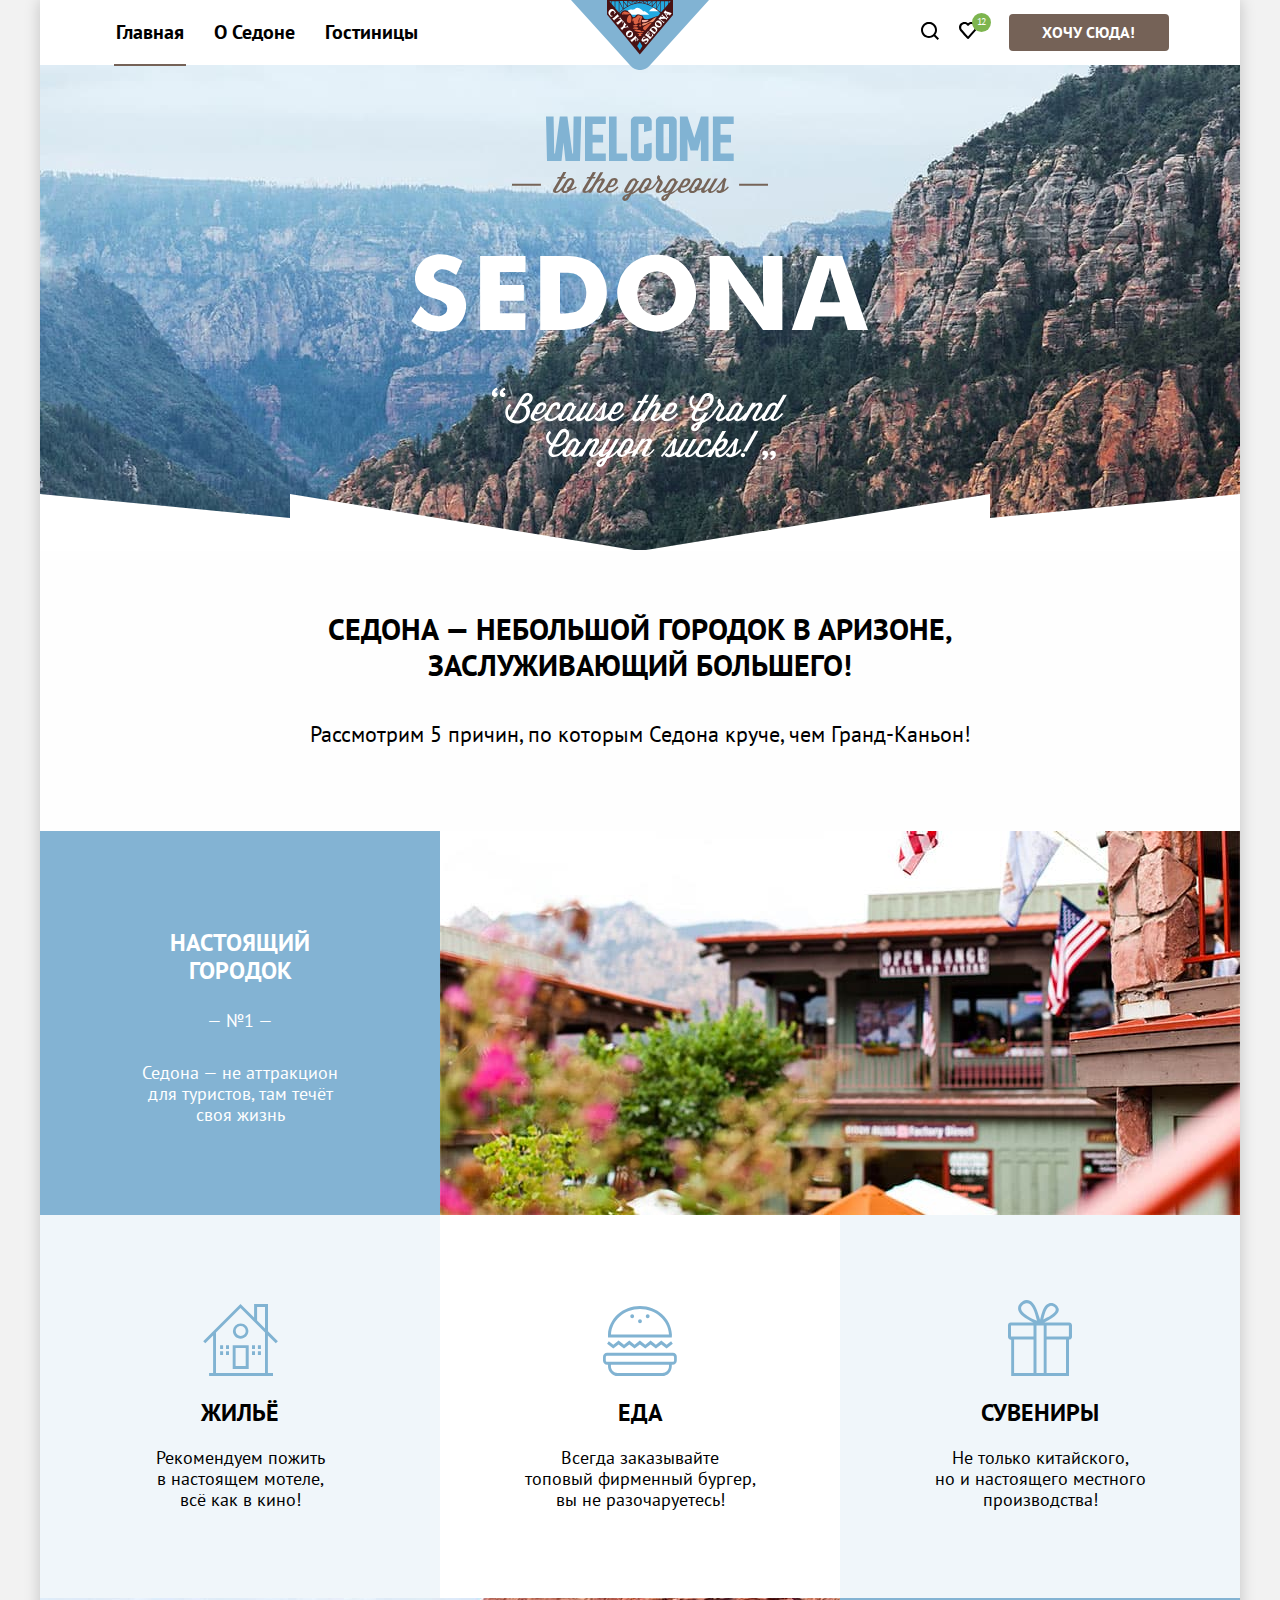
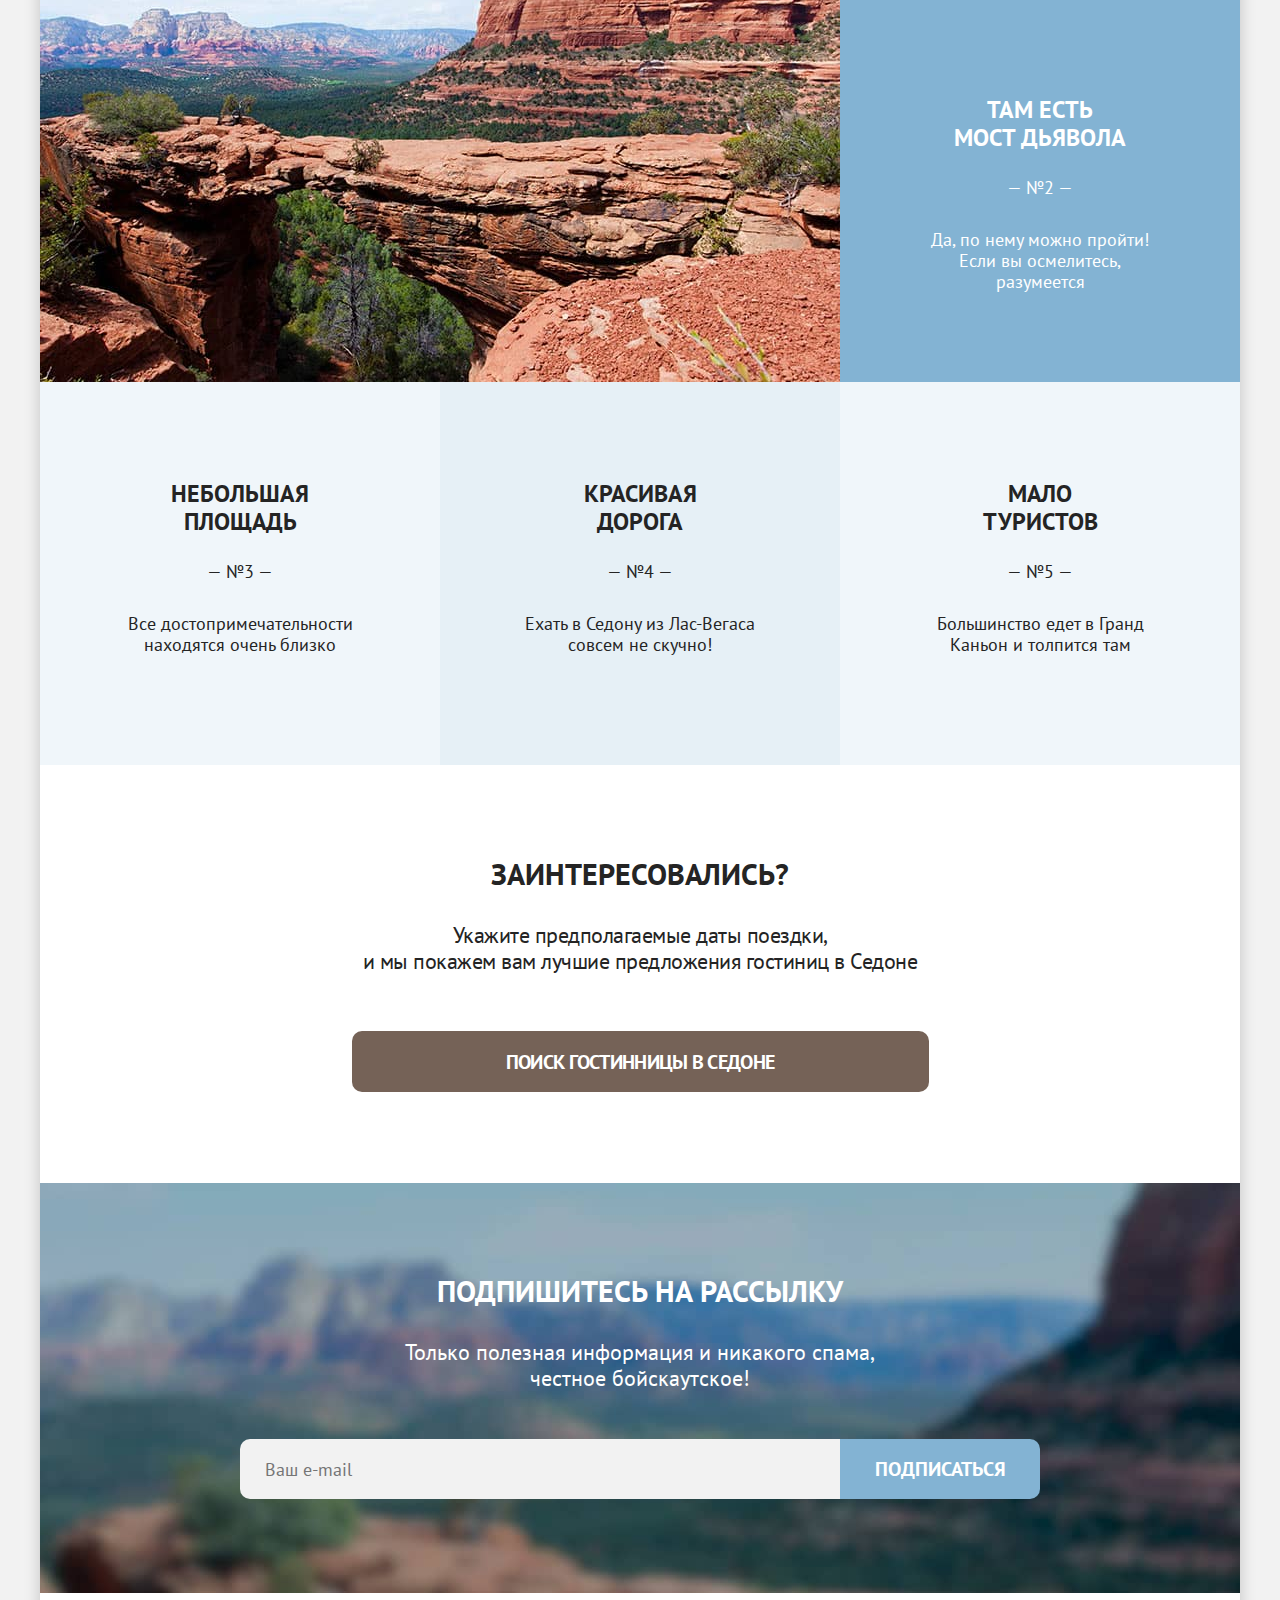
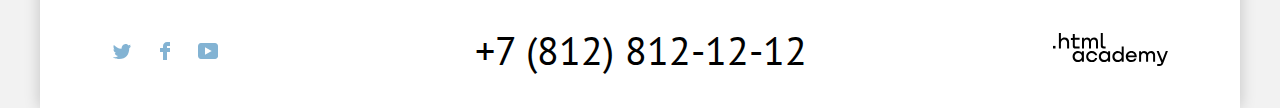
<file: index.html>
<!DOCTYPE html>
<html lang="ru">
  <head>
    <meta charset="utf-8">
    <title>Седона</title>
    <link rel="stylesheet" href="css/styles.css">
    <link rel="icon" href="favicon.ico">
    <link rel="icon" type="image/png" sizes="32x32" href="img/favicon/favicon-32.png">
  </head>
  <body>
    <!-- Шапка -->
  <div class="page-container">
    <header class="page-header">
      <nav class="navigation">
        <ul class="navigation-list">
          <li class="navigation-item">
            <a class="navigation-link navigation-link-select" href="index.html">Главная</a>
          </li>
          <li class="navigation-item">
            <a class="navigation-link" href="about.html">О Седоне</a>
          </li>
          <li class="navigation-item">
            <a class="navigation-link" href="catalog.html">Гостиницы</a>
          </li>
        </ul>
        <a class="navigation-logo" href="index.html">
          <img class="navigation-logo-sedona" src="img/logo.svg" alt="Логотип города Седоны." width="138" height="70">
        </a>
        <ul class="navigation-user">
          <li class="navigation-item-icon">
            <a class="navigation-link-svg" href="#">
              <svg class="navigation-icon" aria-hidden="true" width="18" height="18" viewBox="0 0 18 18" fill="none">
                <path d="m18 16.5-3.7-3.7c1-1.3 1.7-3 1.7-4.9 0-4.4-3.6-8-8-8S0 3.6 0 8c0 4.4 3.6 8 8 8 1.8 0 3.5-.6 4.9-1.7l3.7 3.7 1.4-1.5ZM8 14c-3.3 0-6-2.7-6-6s2.7-6 6-6 6 2.7 6 6-2.7 6-6 6Z" fill="#000"/>
              </svg>
              <span class="visually-hidden">Поиск</span>
            </a>
          </li>
          <li class="navigation-item-icon">
            <a class="navigation-link-svg" href="#">
              <svg class="navigation-icon-favorites" aria-hidden="true" width="18" height="17" viewBox="0 0 18 17" fill="none">
                <path d="M8.9 17C8.6 17 8.3 16.9 8.1 16.6C2.7 10.5 1.4 9.1 1.1 8.7C0.4 7.8 0 6.6 0 5.4C0 2.4 2.4 0 5.5 0C6.8 0 8 0.5 9 1.3C10 0.5 11.3 0 12.5 0C15.5 0 18 2.4 18 5.4C18 6.7 17.5 7.9 16.7 8.8L9.7 16.7C9.5 16.9 9.3 17 8.9 17ZM2.9 7.5C3.2 7.9 6.4 11.5 9 14.4L15.2 7.4C15.7 6.9 15.9 6.2 15.9 5.4C15.9 3.6 14.4 2.1 12.6 2.1C11.6 2.1 10.6 2.6 9.9 3.4C9.6 3.7 9.3 3.8 9 3.8C8.7 3.8 8.4 3.6 8.2 3.4C7.5 2.6 6.5 2.1 5.5 2.1C3.7 2.1 2.2 3.6 2.2 5.4C2.1 6.3 2.5 7 2.9 7.5C2.8 7.5 2.8 7.5 2.9 7.5Z" fill="black"/>
              </svg>
              <span class="number-favorites">12</span>
              <span class="visually-hidden">Избранное</span>
            </a>
            <div class="popover">
              <div class="popover-content">
                <ul class="popover-items-list">
                  <li class="popover-item">
                    <a class="popover-item-link" href="#">
                      <img class="hotel-card-image-small" src="img/hotel-2-small.png" width="48" height="48" alt="Фото мотеля Desert Quail Inn.">
                      <div class="popover-item-card">
                        <p class="popover-item-title">Desert Quail Inn</p>
                        <p class="popover-item-price-type">Мотель</p>
                      </div>
                    </a>
                    <button class="trash" type="button">
                      <svg class="trash-svg" aria-hidden="true" width="16" height="16" viewBox="0 0 16 16" fill="none">
                        <path d="M15.3 2.3H13.1H2.8H0.6C0.3 2.3 0 2.5 0 2.8C0 3.1 0.3 3.4 0.6 3.4H2.3V15.4C2.3 15.7 2.6 16 2.9 16H13.1C13.4 16 13.7 15.7 13.7 15.4V3.4H15.4C15.7 3.4 16 3.1 16 2.8C16 2.5 15.6 2.3 15.3 2.3ZM12.5 14.8H3.4V3.4H12.5V14.8Z" fill="black"/>
                        <path d="M6.19995 1.2H9.59995C9.89995 1.2 10.2 0.9 10.2 0.6C10.2 0.3 9.99995 0 9.69995 0H6.19995C5.89995 0 5.69995 0.3 5.69995 0.6C5.69995 0.9 5.89995 1.2 6.19995 1.2Z" fill="black"/>
                        <path d="M6.2001 12C6.5001 12 6.8001 11.7 6.8001 11.4V5.7C6.8001 5.4 6.5001 5.1 6.2001 5.1C5.9001 5.1 5.6001 5.4 5.6001 5.7V11.4C5.7001 11.7 5.9001 12 6.2001 12Z" fill="black"/>
                        <path d="M9.7001 12C10.0001 12 10.3001 11.7 10.3001 11.4V5.7C10.3001 5.4 10.0001 5.1 9.7001 5.1C9.4001 5.1 9.1001 5.5 9.1001 5.7V11.4C9.1001 11.7 9.3001 12 9.7001 12Z" fill="black"/>
                      </svg>                          
                      <span class="visually-hidden">Удалить из корзины</span>
                    </button>
                  </li>
                  <li class="popover-item">
                    <a class="popover-item-link" href="#">
                      <img class="hotel-card-image-small" src="img/hotel-3-small.png" width="48" height="48" alt="Фото апартаментов Desert Quail Inn.">
                      <div class="popover-item-card">
                        <p class="popover-item-title">Villas at Poco Diablo</p>
                        <p class="popover-item-price-type">Апартаменты</p>
                      </div>
                    </a>
                    <button class="trash" type="button">
                      <svg class="trash-svg" aria-hidden="true" width="16" height="16" viewBox="0 0 16 16" fill="none">
                        <path d="M15.3 2.3H13.1H2.8H0.6C0.3 2.3 0 2.5 0 2.8C0 3.1 0.3 3.4 0.6 3.4H2.3V15.4C2.3 15.7 2.6 16 2.9 16H13.1C13.4 16 13.7 15.7 13.7 15.4V3.4H15.4C15.7 3.4 16 3.1 16 2.8C16 2.5 15.6 2.3 15.3 2.3ZM12.5 14.8H3.4V3.4H12.5V14.8Z" fill="black"/>
                        <path d="M6.19995 1.2H9.59995C9.89995 1.2 10.2 0.9 10.2 0.6C10.2 0.3 9.99995 0 9.69995 0H6.19995C5.89995 0 5.69995 0.3 5.69995 0.6C5.69995 0.9 5.89995 1.2 6.19995 1.2Z" fill="black"/>
                        <path d="M6.2001 12C6.5001 12 6.8001 11.7 6.8001 11.4V5.7C6.8001 5.4 6.5001 5.1 6.2001 5.1C5.9001 5.1 5.6001 5.4 5.6001 5.7V11.4C5.7001 11.7 5.9001 12 6.2001 12Z" fill="black"/>
                        <path d="M9.7001 12C10.0001 12 10.3001 11.7 10.3001 11.4V5.7C10.3001 5.4 10.0001 5.1 9.7001 5.1C9.4001 5.1 9.1001 5.5 9.1001 5.7V11.4C9.1001 11.7 9.3001 12 9.7001 12Z" fill="black"/>
                      </svg>                           
                      <span class="visually-hidden">Удалить из корзины</span>
                    </button>
                  </li>
                </ul>
                <div class="button-all">
                  <button class="button-all-favorites" type="button">ВСЕ ИЗБРАННЫЕ</button>                    
                </div>
              </div>
            </div>
          </li>
          <li class="navigation-item-user">
            <a class="navigation-link-user" href="#">Хочу сюда!</a>
          </li>
        </ul>
      </nav>
    </header>
    <!--Главный заголовок -->
    <main class="main-container">
      <div class="welcome">
        <div class="welcome-wrapper">
            <img class="welcome-sedona" src="img/welcome.svg" alt="Фото приветствия." width="458" height="352">
            <svg class="line" aria-hidden="true" width="1200" height="57" viewBox="0 0 1200 57" fill="none">
              <path d="M0 57V0L250 24V0L600 57L950 0V24L1200 0V57H0Z" fill="white"/>
            </svg>
        </div>
        <div class="welcome-text">
           <h1 class="welcome-title">Седона — небольшой городок в Аризоне, заслуживающий большего!</h1>
           <p class="welcome-desc">Рассмотрим 5 причин, по которым Седона круче, чем Гранд-Каньон!</p>
        </div>
      </div>
      <!-- Преимущества -->
      <div class="adventures-list">
        <div>
          <h3 class="advantages-title">Настоящий<br>городок</h3>
          <p class="advantages-description-num">— №1 — </p>
          <p class="advantages-description-img">Седона — не аттракцион для туристов, там течёт своя жизнь</p>
        </div>
        <img class="photo-city" src="img/photo-1.jpg" alt="Фото города." width="800" height="384">
      </div>
      <ul class="adventures-list adventures-list-first">
        <li class="advantages-items">
          <svg class="icon-house" aria-hidden="true" width="75" height="72" fill="none"><path d="M29.7 65h16V41.2h-16V65Zm2.9-20.9h10.1v18H32.6v-18Z" fill="#81B3D2"/><path d="m72.8 39.3 2.1-2.1-9.9-9.9V0H51.1v13.6L37.5 0 .2 37.2l2.1 2.1 7.8-7.8v37.6h-4V72H70v-2.9h-5.1V31.5l7.9 7.8ZM62 69.1H13V28.5L37.5 4.1 62 28.5v40.6Zm0-44.7-7.9-7.9V2.9H62v21.5Z" fill="#81B3D2"/><path d="M29.9 27.1c0 4.3 3.5 7.7 7.7 7.7 4.3 0 7.8-3.5 7.8-7.7 0-4.3-3.5-7.7-7.8-7.7a7.7 7.7 0 0 0-7.7 7.7Zm7.8-5a5 5 0 0 1 5 4.9c0 2.7-2.2 4.9-5 4.9a5 5 0 0 1-5-4.9c0-2.7 2.2-4.9 5-4.9ZM20.1 41.2h-3v3.9h3v-3.9ZM26 41.2h-3v3.9h3v-3.9ZM20.1 47.2h-3v3.9h3v-3.9ZM26 47.2h-3v3.9h3v-3.9ZM52 41.2h-3v3.9h3v-3.9ZM57.9 41.2h-3v3.9h3v-3.9ZM52 47.2h-3v3.9h3v-3.9ZM57.9 47.2h-3v3.9h3v-3.9Z" fill="#81B3D2"/>
          </svg>
          <h4 class="advantages-title-desc">Жильё</h4>
          <p class="advantages-desc">Рекомендуем пожить<br>в настоящем мотеле,<br>всё как в кино!</p>
        </li>
        <li class="advantages-items">
          <svg class="icon-food" aria-hidden="true" width="74" height="70" fill="none"><path d="M69.9 46.7H4.1C1.8 46.7 0 48.6 0 51v3.5c0 2.4 1.9 4.3 4.1 4.3H5v1.1C5 65.4 9.3 70 14.6 70h44.6c5.3 0 9.6-4.5 9.6-10.1v-1.1h.9c2.3 0 4.1-1.9 4.1-4.3V51a4 4 0 0 0-3.9-4.3ZM66 59.9c0 3.9-3 7-6.7 7H14.6c-3.7 0-6.7-3.2-6.7-7v-1.1H66v1.1Zm5.1-5.4c0 .7-.6 1.3-1.2 1.3H4c-.7 0-1.2-.6-1.2-1.3V51c0-.7.6-1.3 1.2-1.3h65.8c.7 0 1.2.6 1.2 1.3.1 0 .1 3.5.1 3.5ZM15.6 38.4l5.4 4.1 5.3-4.1 5.3 4.1 5.3-4.1 5.4 4.1 5.3-4.1 5.3 4.1 5.4-4.1 5.3 4.1 6.2-4.7-1.7-2.5-4.5 3.4-5.3-4.1-5.4 4.1-5.3-4.1-5.3 4.1-5.4-4.1-5.3 4.1-5.3-4.1-5.3 4.1-5.4-4.1-5.3 4.1-4.5-3.4-1.7 2.5 6.2 4.7 5.3-4.1ZM8 31.5h60.8c0-.6.1-1.2.1-1.9v-1.2C68.2 12.7 54.2 0 37 0 19.7 0 5.7 12.7 5 28.5v1.2c0 .6 0 1.3.1 1.9H8v-.1ZM37 3c15.6 0 28.4 11.3 29 25.5H8C8.6 14.4 21.4 3 37 3Z" fill="#81B3D2"/><path d="M37 17.3c1.05 0 1.9-.9 1.9-2s-.85-2-1.9-2c-1.05 0-1.9.9-1.9 2s.85 2 1.9 2ZM29.2 12.2c1.05 0 1.9-.9 1.9-2s-.85-2-1.9-2c-1.05 0-1.9.9-1.9 2s.85 2 1.9 2ZM44.7 12.2c1.05 0 1.9-.9 1.9-2s-.85-2-1.9-2c-1.05 0-1.9.9-1.9 2s.85 2 1.9 2Z" fill="#81B3D2"/>
          </svg>
          <h4 class="advantages-title-desc">Еда</h4>
          <p class="advantages-desc">Всегда заказывайте<br>топовый фирменный бургер,<br>вы не разочаруетесь!</p>
        </li>
        <li class="advantages-items">
          <svg class="icon-souvenirs" aria-hidden="true" width="64" height="76" fill="none"><g clip-path="url(#a)"><path d="M61.1 22.5H36.3c13.8-6.9 14.9-11.3 14.4-13.7-1.2-4-5.7-7-10-5.4-5.6 2.1-7.1 10.4-8.6 16.4-2-6.1-3.8-13.8-8.2-17.7-1.3-1.1-3.1-2.3-5.8-2-4 .4-9.8 5.4-7.5 11 2.3 5.4 9.7 8.8 14.6 11.5H2.9A2.9 2.9 0 0 0 0 25.5v11.3c0 1.6 1.3 2.9 2.9 2.9h.3V76H61V39.6h.1c1.6 0 2.9-1.3 2.9-2.9V25.4c0-1.6-1.3-2.9-2.9-2.9ZM42.4 5.9c2.1-.3 5 1.3 5.3 3.2.4 2.8-3.4 5.3-5.1 6.4-2.5 1.7-4.9 2.6-7.3 4.1.9-3.7 2.5-13 7.1-13.7Zm-22.9 10c-2.2-1.5-6.5-4.4-6.4-7.8.1-3.6 5.7-6.6 8.8-3.9 3.9 3.4 5.7 11.1 7.1 16.6-3.2-1.5-6.3-2.8-9.5-4.9Zm6 57.1H6.1V39.6h19.4V73Zm0-36.5H3v-11h22.5v11Zm10.2 0V73h-7.2V25.6h7.2v10.9ZM58 73H38.6V39.6H58V73Zm2.9-36.5H38.6v-11h22.3v11Z" fill="#81B3D2"/></g><defs><clipPath id="a"><path fill="#fff" d="M0 0h64v76H0z"/></clipPath></defs>
          </svg>
          <h4 class="advantages-title-desc">Сувениры</h4>
          <p class="advantages-desc">Не только китайского,<br>но и настоящего местного<br>производства!</p>
        </li>
      </ul>
      <div class="adventures-list">
        <img class="photo-bridge" src="img/photo-2.jpg" alt="Фото моста дьявола." width="800" height="384">
        <div>
            <h3 class="advantages-title">Там есть<br>мост дьявола</h3>
            <p class="advantages-description-num">— №2 —</p>
            <p class="advantages-description-img">Да, по нему можно пройти! Если вы осмелитесь, разумеется</p>
        </div>
      </div>
      <ul class="adventures-list-second">
        <li class="advantages-items">
            <h3 class="advantages-title">Небольшая<br>площадь</h3>
            <p class="advantages-description-num">— №3 —</p>
            <p class="advantages-description">Все достопримечательности находятся очень близко</p>
        </li>
        <li class="advantages-items">
            <h3 class="advantages-title">Красивая<br>дорога</h3>
            <p class="advantages-description-num">— №4 —</p>
            <p class="advantages-description">Ехать в Седону из Лас-Вегаса совсем не скучно!</p>
        </li>
        <li class="advantages-items">
            <h3 class="advantages-title">Мало<br>туристов</h3>
            <p class="advantages-description-num">— №5 —</p>
            <p class="advantages-description">Большинство едет в Гранд Каньон и толпится там</p>
        </li>
      </ul>
      <!-- Поиск и рассылка -->
      <section class="hotel-search">
        <h2 class="visually-hidden">Поиск гостиниц</h2>
        <p class="hotel-title">Заинтересовались?</p>
        <p class="hotel-info">Укажите предполагаемые даты поездки,<br>и мы покажем вам лучшие предложения гостиниц в Седоне </p>
        <a class="hotel-search-in-sedona" href="#">Поиск гостинницы в Седоне</a>
      </section>
      <section class="newsletter">
        <h2 class="visually-hidden">Рассылка</h2>
        <p class="newsletter-title">Подпишитесь на рассылку</p>
        <p class="newsletter-text">Только полезная информация и никакого спама,<br>честное бойскаутское!</p>
        <form class="newsletter-form" action="https://echo.htmlacademy.ru/" method="post">
          <p class="newsletter-email">
            <label class="visually-hidden" for="newsletter-email">Email</label>
            <input class="field"  placeholder="Ваш e-mail" type="email" name="newsletter-email" id="newsletter-email" required>
          </p>
          <button class="button-subscribe" type="submit">Подписаться</button>
        </form>
      </section>
    </main>
      <!-- Подвал -->
     <footer class="page-footer">
      <div class="footer-social">
        <ul class="footer-social-list">
          <li class="footer-social-item">
            <a class="button-twitter" href="#">
              <svg class="button-twitter-svg" aria-hidden="true" width="18" height="15" fill="none"><path d="M11.6.2c1.8-.5 3.2.3 3.8 1.2.7-.2 1.4-.5 2.1-.7 0 .9-.6 1.5-.9 1.8.7.1 1.4-.6 1.4-.6-.2 1-1.1 1.8-1.7 2C16.1 10.7 13 15.1 5.7 15h-.5c-.4 0-4.4-.5-5.2-1.9 2.4.2 4.1-.4 5-1.2-1-.3-2.9-.4-3.2-2.9.4.1.6.2 1.3.1C1.8 8.3.4 7.5.5 5.3c.3.3 1.1.5 1.4.5C1.1 5.6-.2 2.5.9.9c1.9 1.9 4 3.6 7.6 3.8C8.7 2.3 9.7.8 11.6.2Z" fill="#83B3D3"/><defs><path fill="#fff" d="M0 0h18v15H0z"/></defs>
              </svg>
              <span class="visually-hidden">Твиттер</span>
            </a>
          </li>
          <li class="footer-social-item">
            <a class="button-facebook" href="#">
              <svg class="button-facebook-svg" aria-hidden="true" width="10" height="18" fill="none"><path d="M7 0C4.8 0 3 1.8 3 4v2H0v4h3v8h4v-8h3V6H7V4h3V0H7Z" fill="#83B3D3"/>
              </svg>
              <span class="visually-hidden">Фейсбук</span>
            </a>
          </li>
          <li class="footer-social-item">
            <a class="button-youtube" href="#">
              <svg class="button-youtube-svg" aria-hidden="true" width="20" height="16" fill="none"><path d="M17 0H2.9C1.2 0 0 1.5 0 3.2v9.5C0 14.5 1.2 16 2.9 16h14.3c1.5 0 2.9-1.5 2.9-3.2V3.2C19.9 1.5 18.7 0 17 0ZM7 11.8V4.2L13.7 8 7 11.8Z" fill="#83B3D3"/><defs><path fill="#fff" d="M0 0h20v16H0z"/></defs>
              </svg>
              <span class="visually-hidden">Ютуб</span>
            </a>
          </li>
        </ul>
      </div>
      <div class="footer-contacts-address">
        <a class="footer-contacts-address-phone" href="tel:+78128121212">+7 (812) 812-12-12</a>
      </div>
        <a class="logo-footer" href="#">
          <svg class="logo-html" role="img" aria-label="Лого HTMLAcademy" width="115" height="34" viewBox="0 0 115 34" fill="none">
            <path d="M0 12.8999V15.4999H2.5V12.8999H0Z" fill="black"/>
            <path d="M11.6 4.5C10 4.5 8.80002 5.2 8.00002 6.2H7.90002V0H5.90002V15.5H7.90002V10.2C7.90002 8.1 9.20002 6.6 11.2 6.6C13 6.6 14.1 8 14.1 9.8V15.5H16.1V9.4C16.2 6.4 14.3 4.5 11.6 4.5Z" fill="black"/>
            <path d="M26.6 4.8001H21.8V1.1001H19.8V4.9001H17.9V6.9001H19.8V12.9001C19.8 14.6001 20.8 15.6001 22.5 15.6001H26.6V13.6001H22.9C22.2 13.6001 21.8 13.2001 21.8 12.5001V6.8001H26.6V4.8001Z" fill="black"/>
            <path d="M41.1 4.6001C39.5 4.6001 38.2 5.4001 37.6 6.7001H37.5C36.9 5.5001 35.7 4.6001 34.1 4.6001C32.7 4.6001 31.6 5.4001 31 6.4001H30.9V4.8001H29V15.4001H31V10.0001C31 8.0001 32 6.5001 33.6 6.5001C35.1 6.5001 36 7.5001 36 9.1001V15.4001H38V9.8001C38 7.4001 39.4 6.5001 40.6 6.5001C42.1 6.5001 43 7.5001 43 9.1001V15.4001H45V8.9001C45.1 6.4001 43.6 4.6001 41.1 4.6001Z" fill="black"/>
            <path d="M47.8 12.7C47.8 14.4 48.8 15.4 50.6 15.4H52.6V13.4H50.9001C50.2001 13.4 49.8 13 49.8 12.3V0H47.8V12.7Z" fill="black"/>
            <path d="M28.9 19.6999C28 18.5999 26.7 17.8999 25 17.8999C21.9 17.8999 19.6 20.1999 19.6 23.4999C19.6 26.7999 21.9 29.0999 25 29.0999C26.8 29.0999 28 28.2999 28.8 27.1999H28.9V28.7999H30.9V18.1999H28.9V19.6999ZM25.3 27.0999C23.1 27.0999 21.7 25.4999 21.7 23.4999C21.7 21.4999 23.1 19.8999 25.3 19.8999C27.5 19.8999 28.9 21.4999 28.9 23.4999C28.9 25.3999 27.5 27.0999 25.3 27.0999Z" fill="black"/>
            <path d="M44.2 21.9999C43.7 19.5999 41.5999 17.8999 38.7999 17.8999C35.3999 17.8999 33.2 20.3999 33.2 23.4999C33.2 26.5999 35.3999 29.0999 38.7999 29.0999C41.5999 29.0999 43.7 27.2999 44.2 24.8999H42.0999C41.6999 26.1999 40.3999 27.1999 38.7999 27.1999C36.5999 27.1999 35.2 25.5999 35.2 23.5999C35.2 21.5999 36.5999 19.9999 38.7999 19.9999C40.3999 19.9999 41.5999 20.9999 42.0999 22.1999H44.2V21.9999Z" fill="black"/>
            <path d="M55.1 19.6999C54.2 18.5999 52.9001 17.8999 51.2001 17.8999C48.1001 17.8999 45.8 20.1999 45.8 23.4999C45.8 26.7999 48.1001 29.0999 51.2001 29.0999C53.0001 29.0999 54.2 28.2999 55 27.1999H55.1V28.7999H57.1V18.1999H55.1V19.6999ZM51.5 27.0999C49.3 27.0999 47.9001 25.4999 47.9001 23.4999C47.9001 21.4999 49.3 19.8999 51.5 19.8999C53.7 19.8999 55.1 21.4999 55.1 23.4999C55.1 25.3999 53.6 27.0999 51.5 27.0999Z" fill="black"/>
            <path d="M68.7 19.7999C67.8 18.6999 66.5 17.8999 64.8 17.8999C61.7 17.8999 59.4 20.1999 59.4 23.4999C59.4 26.7999 61.6 29.0999 64.8 29.0999C66.5 29.0999 67.8 28.2999 68.6 27.2999H68.7V28.7999H70.7V13.3999H68.7V19.7999ZM65.1 27.0999C62.9 27.0999 61.5 25.4999 61.5 23.4999C61.5 21.4999 62.9 19.8999 65.1 19.8999C67.3 19.8999 68.7 21.4999 68.7 23.4999C68.6 25.4999 67.2 27.0999 65.1 27.0999Z" fill="black"/>
            <path d="M78.3 17.8999C75 17.8999 72.8 20.3999 72.8 23.4999C72.8 26.4999 74.9 29.0999 78.3 29.0999C80.8 29.0999 82.8 27.7999 83.5 25.4999H81.4C80.9 26.4999 79.8 27.0999 78.4 27.0999C76.5 27.0999 75.1 25.7999 75 24.1999H83.8C84 20.5999 81.8 17.8999 78.3 17.8999ZM78.3 19.7999C80 19.7999 81.3 20.7999 81.6 22.3999H75.1C75.4 20.8999 76.6 19.7999 78.3 19.7999Z" fill="black"/>
            <path d="M98.2 17.8999C96.6 17.8999 95.3 18.6999 94.6 19.8999H94.5C93.9 18.6999 92.7 17.8999 91.1 17.8999C89.7 17.8999 88.6 18.5999 88 19.6999V18.1999H86.1V28.7999H88.1V23.3999C88.1 21.3999 89.1 19.9999 90.7 19.8999C92.2 19.8999 93.1 20.8999 93.1 22.4999V28.7999H95.1V23.1999C95.1 20.7999 96.5 19.8999 97.7 19.8999C99.2 19.8999 100.1 20.8999 100.1 22.4999V28.7999H102.1V22.2999C102.2 19.6999 100.7 17.8999 98.2 17.8999Z" fill="black"/>
            <path d="M109.4 27.0001L105.8 18.1001H103.6L108.4 29.7001C108.1 30.6001 107.7 30.9001 106.7 30.9001H104.2V32.9001H106.7C108.5 32.9001 109.5 32.1001 110.2 30.3001L114.9 18.1001H112.8L109.4 27.0001Z" fill="black"/>
          </svg>
        </a>
     </footer>
    </div>
    <div class="modal-container">
      <div class="modal search-hotel">
        <button class="modal-close-button" type="button">
          <svg class="close-svg" aria-hidden="true" width="13" height="13" viewBox="0 0 13 13" fill="none">
            <path d="M13 1.2L11.8 0L6.5 5.3L1.2 0L0 1.2L5.3 6.5L0 11.8L1.2 13L6.5 7.7L11.8 13L13 11.8L7.7 6.5L13 1.2Z" fill="black"/>
          </svg>            
          <span class="visually-hidden">Закрыть</span>
        </button>
        <section class="modal-content">
          <h2 class="modal-title">Поиск гостиницы в Седоне</h2>
          <form class="search-form" action="https://echo.htmlacademy.ru/" method="post">
            <div class="field-date-arrival">
              <label class="tittle-date-arrival" for="date-arrival">Дата заезда:</label>
              <input class="search-form-field" type="text" id="date-arrival" name="date-arrival" placeholder="Укажите дату">
              <p class="search-form-text">Мы не можем отправить вас в прошлое.</p>
            </div>
            <div class="field-date-exit">
              <label class="tittle-date-exit" for="date-exit">Дата выезда:</label>
              <input class="search-form-field" type="text" id="date-exit" name="date-exit" placeholder="Укажите дату">
              <p class="search-form-text">На эти даты есть свободные номера. Пока есть.</p>
            </div>
            <div class="adults">
              <label class="tittle-adults" for="date-exit">Взрослые:</label>
              <button class="minus" type="button">
                <span class="visually-hidden">Уменьшить количество.</span>
                <svg class="minus-svg" aria-hidden="true" width="13" height="1" viewBox="0 0 13 1" fill="none">
                  <path d="M0 0L0 1L13 1V0L0 0Z" fill="black"/>
                </svg>              
              </button>
              <input class="number-adults" type="number" id="number-adults" name="number-adults" value="2">
              <button class="plus" type="button">
                <span class="visually-hidden">Увеличить количество.</span>
                <svg class="plus-svg" aria-hidden="true" width="13" height="13" viewBox="0 0 13 13" fill="none">
                  <path d="M13 6H7V0H6V6H0V7H6V13H7V7H13V6Z" fill="black"/>
                </svg>
              </button>
            </div>
            <div class="tooltip-children">
              <button class="tooltip" type="button">
                <span class="visually-hidden">Дополнительная информация.</span>
                <span class="tooltip-text">Укажите количество детей, которые будут с вами, возраст которых от 6 до 18 лет. Дети до 6 лет размещаются бесплатно.</span>
              </button>
            </div>
            <div class="children">
              <label class="tittle-children" for="date-exit">Дети:</label>
              <button class="minus-children" type="button">
                <span class="visually-hidden">Уменьшить количество.</span>
                <svg class="minus-svg" aria-hidden="true" width="13" height="1" viewBox="0 0 13 1" fill="none">
                  <path d="M0 0L0 1L13 1V0L0 0Z" fill="black"/>
                </svg>              
              </button>
              <input class="number-children" type="number" id="number-children" name="number-children" value="1">
              <button class="plus-children" type="button">
                <span class="visually-hidden">Увеличить количество.</span>
                <svg class="plus-svg" aria-hidden="true" width="13" height="13" viewBox="0 0 13 13" fill="none">
                  <path d="M13 6H7V0H6V6H0V7H6V13H7V7H13V6Z" fill="black"/>
                </svg>
              </button>
            </div>
          </form>
          <div class="modal-bottom">
            <button class="modal-bottom-search" type="button">Найти</button>
          </div>
        </section>
      </div>
    </div>
  </body>
</html>
</file>
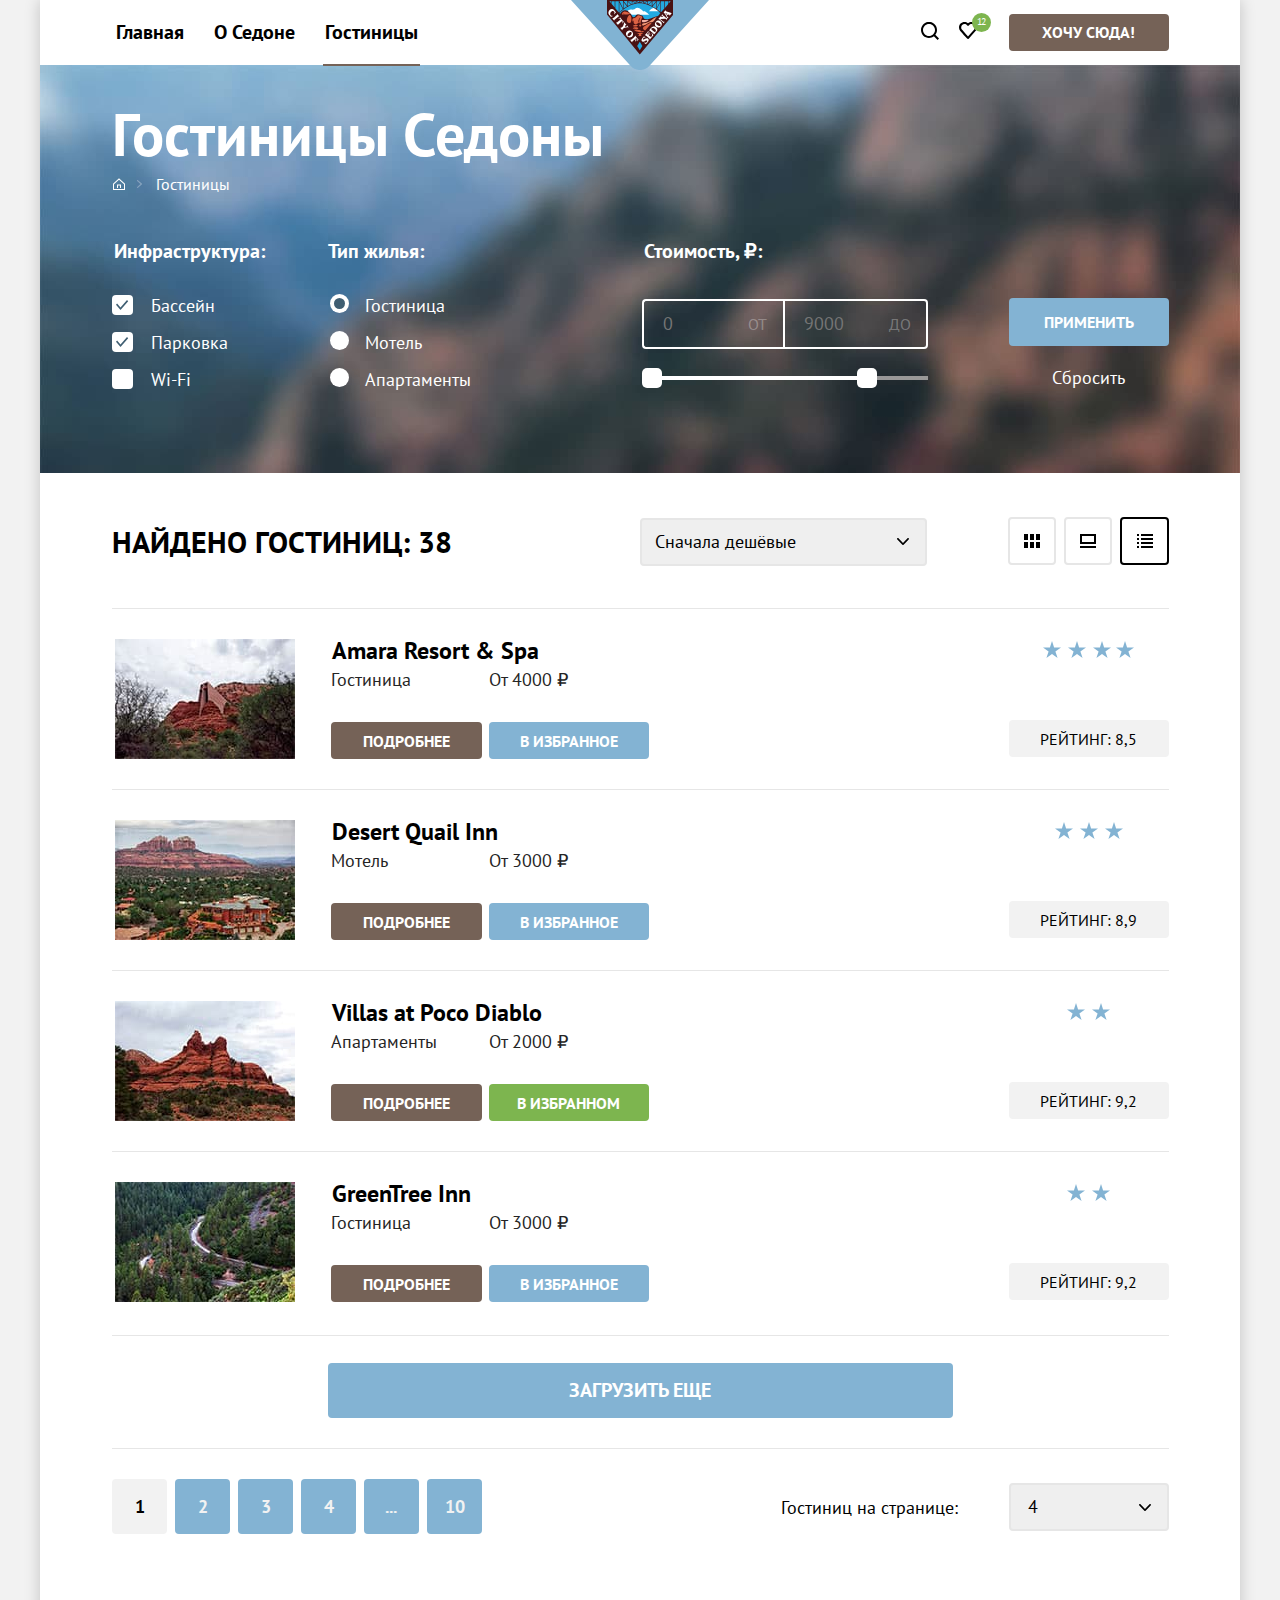
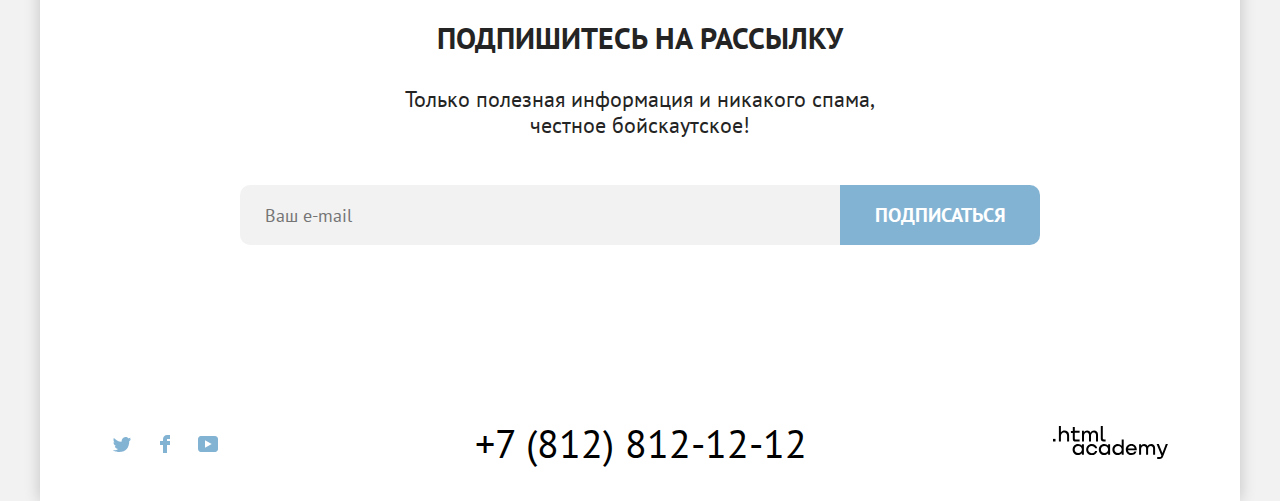
<file: catalog.html>
<!DOCTYPE html>
<html lang="ru">
  <head>
    <meta charset="utf-8">
    <title>Каталог</title>
    <link rel="stylesheet" href="css/styles.css">
    <link rel="icon" href="favicon.ico">
    <link rel="icon" type="image/png" sizes="32x32" href="img/favicon/favicon-32.png">
  </head>
  <body>
    <!-- Шапка -->
    <div class="page-container">
      <header class="page-header">
        <nav class="navigation">
          <ul class="navigation-list">
            <li class="navigation-item">
              <a class="navigation-link" href="index.html">Главная</a>
            </li>
            <li class="navigation-item">
              <a class="navigation-link" href="about.html">О Седоне</a>
            </li>
            <li class="navigation-item">
              <a class="navigation-link navigation-link-select" href="catalog.html">Гостиницы</a>
            </li>
          </ul>
          <a class="navigation-logo" href="index.html">
            <img class="navigation-logo-sedona" src="img/logo.svg" width="138" height="70" alt="Логотип города Седоны.">
          </a>
          <ul class="navigation-user">
            <li class="navigation-item-icon">
              <a class="navigation-link-svg" href="#">
                <svg class="navigation-icon" aria-hidden="true" width="18" height="18" viewBox="0 0 18 18" fill="none">
                  <path d="m18 16.5-3.7-3.7c1-1.3 1.7-3 1.7-4.9 0-4.4-3.6-8-8-8S0 3.6 0 8c0 4.4 3.6 8 8 8 1.8 0 3.5-.6 4.9-1.7l3.7 3.7 1.4-1.5ZM8 14c-3.3 0-6-2.7-6-6s2.7-6 6-6 6 2.7 6 6-2.7 6-6 6Z" fill="#000"/>
                </svg>
                <span class="visually-hidden">Поиск</span>
              </a>
            </li>
            <li class="navigation-item-icon">
              <a class="navigation-link-svg" href="#">
                <svg class="navigation-icon-favorites" aria-hidden="true" width="18" height="17" viewBox="0 0 18 17" fill="none">
                  <path d="M8.9 17C8.6 17 8.3 16.9 8.1 16.6C2.7 10.5 1.4 9.1 1.1 8.7C0.4 7.8 0 6.6 0 5.4C0 2.4 2.4 0 5.5 0C6.8 0 8 0.5 9 1.3C10 0.5 11.3 0 12.5 0C15.5 0 18 2.4 18 5.4C18 6.7 17.5 7.9 16.7 8.8L9.7 16.7C9.5 16.9 9.3 17 8.9 17ZM2.9 7.5C3.2 7.9 6.4 11.5 9 14.4L15.2 7.4C15.7 6.9 15.9 6.2 15.9 5.4C15.9 3.6 14.4 2.1 12.6 2.1C11.6 2.1 10.6 2.6 9.9 3.4C9.6 3.7 9.3 3.8 9 3.8C8.7 3.8 8.4 3.6 8.2 3.4C7.5 2.6 6.5 2.1 5.5 2.1C3.7 2.1 2.2 3.6 2.2 5.4C2.1 6.3 2.5 7 2.9 7.5C2.8 7.5 2.8 7.5 2.9 7.5Z" fill="black"/>
                </svg>
                <span class="number-favorites">12</span>
                <span class="visually-hidden">Избранное</span>
              </a>
              <div class="popover">
                <div class="popover-content">
                  <ul class="popover-items-list">
                    <li class="popover-item">
                      <a class="popover-item-link" href="#">
                        <img class="hotel-card-image-small" src="img/hotel-2-small.png" width="48" height="48" alt="Фото мотеля Desert Quail Inn.">
                        <div class="popover-item-card">
                          <p class="popover-item-title">Desert Quail Inn</p>
                          <p class="popover-item-price-type">Мотель</p>
                        </div>
                      </a>
                      <button class="trash" type="button">
                        <svg class="trash-svg" aria-hidden="true" width="16" height="16" viewBox="0 0 16 16" fill="none">
                          <path d="M15.3 2.3H13.1H2.8H0.6C0.3 2.3 0 2.5 0 2.8C0 3.1 0.3 3.4 0.6 3.4H2.3V15.4C2.3 15.7 2.6 16 2.9 16H13.1C13.4 16 13.7 15.7 13.7 15.4V3.4H15.4C15.7 3.4 16 3.1 16 2.8C16 2.5 15.6 2.3 15.3 2.3ZM12.5 14.8H3.4V3.4H12.5V14.8Z" fill="black"/>
                          <path d="M6.19995 1.2H9.59995C9.89995 1.2 10.2 0.9 10.2 0.6C10.2 0.3 9.99995 0 9.69995 0H6.19995C5.89995 0 5.69995 0.3 5.69995 0.6C5.69995 0.9 5.89995 1.2 6.19995 1.2Z" fill="black"/>
                          <path d="M6.2001 12C6.5001 12 6.8001 11.7 6.8001 11.4V5.7C6.8001 5.4 6.5001 5.1 6.2001 5.1C5.9001 5.1 5.6001 5.4 5.6001 5.7V11.4C5.7001 11.7 5.9001 12 6.2001 12Z" fill="black"/>
                          <path d="M9.7001 12C10.0001 12 10.3001 11.7 10.3001 11.4V5.7C10.3001 5.4 10.0001 5.1 9.7001 5.1C9.4001 5.1 9.1001 5.5 9.1001 5.7V11.4C9.1001 11.7 9.3001 12 9.7001 12Z" fill="black"/>
                        </svg>                          
                        <span class="visually-hidden">Удалить из корзины</span>
                      </button>
                    </li>
                    <li class="popover-item">
                      <a class="popover-item-link" href="#">
                        <img class="hotel-card-image-small" src="img/hotel-3-small.png" width="48" height="48" alt="Фото мотеля Desert Quail Inn.">
                        <div class="popover-item-card">
                          <p class="popover-item-title">Villas at Poco Diablo</p>
                          <p class="popover-item-price-type">Апартаменты</p>
                        </div>
                      </a>
                      <button class="trash" type="button">
                        <svg class="trash-svg" aria-hidden="true" width="16" height="16" viewBox="0 0 16 16" fill="none">
                          <path d="M15.3 2.3H13.1H2.8H0.6C0.3 2.3 0 2.5 0 2.8C0 3.1 0.3 3.4 0.6 3.4H2.3V15.4C2.3 15.7 2.6 16 2.9 16H13.1C13.4 16 13.7 15.7 13.7 15.4V3.4H15.4C15.7 3.4 16 3.1 16 2.8C16 2.5 15.6 2.3 15.3 2.3ZM12.5 14.8H3.4V3.4H12.5V14.8Z" fill="black"/>
                          <path d="M6.19995 1.2H9.59995C9.89995 1.2 10.2 0.9 10.2 0.6C10.2 0.3 9.99995 0 9.69995 0H6.19995C5.89995 0 5.69995 0.3 5.69995 0.6C5.69995 0.9 5.89995 1.2 6.19995 1.2Z" fill="black"/>
                          <path d="M6.2001 12C6.5001 12 6.8001 11.7 6.8001 11.4V5.7C6.8001 5.4 6.5001 5.1 6.2001 5.1C5.9001 5.1 5.6001 5.4 5.6001 5.7V11.4C5.7001 11.7 5.9001 12 6.2001 12Z" fill="black"/>
                          <path d="M9.7001 12C10.0001 12 10.3001 11.7 10.3001 11.4V5.7C10.3001 5.4 10.0001 5.1 9.7001 5.1C9.4001 5.1 9.1001 5.5 9.1001 5.7V11.4C9.1001 11.7 9.3001 12 9.7001 12Z" fill="black"/>
                        </svg>                           
                        <span class="visually-hidden">Удалить из корзины</span>
                      </button>
                    </li>
                  </ul>
                  <div class="button-all">
                    <button class="button-all-favorites" type="button">ВСЕ ИЗБРАННЫЕ</button>                    
                  </div>
                </div>
              </div>
            </li>
            <li class="navigation-item-user">
              <a class="navigation-link-user" href="#">Хочу сюда!</a>
            </li>
          </ul>
        </nav>
      </header>
     <!-- Фильтры -->
      <div class="page-container-2">
        <header class="inner-header">
          <h1 class="inner-header-title">Гостиницы Седоны</h1>
          <ul class="breadcrumbs">
            <li class="breadcrumbs-item-home">
              <a class="breadcrumbs-link-home" href="index.html">
                <svg class="home" aria-hidden="true" width="12" height="12" fill="none"><path d="M6 .3 0 5.8V12h12V5.8L6 .3ZM11 11H1V6.2l5-4.5 5 4.5V11Z" fill="#fff"/><path d="M4 10h1V7.5h2V10h1V6.5H4V10Z" fill="#fff"/>
                </svg>
                <span class="visually-hidden">Главная</span>
              </a>
              <svg class="arrow-svg" aria-hidden="true" width="5" height="8" viewBox="0 0 5 8" fill="none">
                <path d="M4.8 3.60005L0.999999 0.200049C0.799999 4.88311e-05 0.399999 4.88311e-05 0.0999989 0.200049C-0.200001 0.400049 -0.100001 0.800049 0.0999989 1.00005L3.4 4.00005L0.199999 7.00005C-1.11759e-06 7.20005 -1.11759e-06 7.60005 0.199999 7.80005C0.199999 7.90005 0.499999 8.00005 0.599999 8.00005C0.699999 8.00005 0.899999 7.90005 0.999999 7.80005L4.8 4.40005C5.1 4.20005 5.1 3.80005 4.8 3.60005Z" fill="white"/>
              </svg>  
            </li>
            <li class="breadcrumbs-item">
              <a class="breadcrumbs-link" href="">Гостиницы</a>
            </li>
          </ul>
          <section class="catalog-filters">
            <h2 class="visually-hidden">Фильтры для поиска товаров</h2>
            <form class="catalog-filters-form" action="https://echo.htmlacademy.ru/" method="get">
              <fieldset class="catalog-filter-group">
                <legend class="catalog-filter-title">Инфраструктура:</legend>
                  <ul class="catalog-filter-list">
                    <li class="catalog-filter-item">
                      <label class="control">
                        <input class="visually-hidden control-input" type="checkbox" name="pool" checked>
                        <span class="control-infrastructure"></span>
                        <span class="control-label">Бассейн</span>
                      </label>
                    </li>
                    <li class="catalog-filter-item">
                      <label class="control">
                        <input class="visually-hidden control-input" type="checkbox" name="parking" checked>
                        <span class="control-infrastructure"></span>
                        <span class="control-label">Парковка</span>
                      </label>
                    </li>
                    <li class="catalog-filter-item">
                      <label class="control">
                        <input class="visually-hidden control-input" type="checkbox" name="Wi-Fi">
                        <span class="control-infrastructure"></span>
                        <span class="control-label">Wi-Fi</span>
                      </label>
                    </li>
                  </ul>
              </fieldset>
              <fieldset class="catalog-filter-group">
                <legend class="catalog-filter-title">Тип жилья:</legend>
                  <ul class="catalog-filter-list">
                    <li class="catalog-filter-item">
                      <label class="control">
                        <input class="visually-hidden control-input" type="radio" name="type-of-housing" value="hotel" checked>
                        <span class="control-infrastructure-circle"></span>
                        <span class="control-label">Гостиница</span>
                      </label>
                    </li>
                    <li class="catalog-filter-item">
                      <label class="control">
                        <input class="visually-hidden control-input" type="radio" name="type-of-housing" value="motel">
                        <span class="control-infrastructure-circle"></span>
                        <span class="control-label">Мотель</span>
                      </label>
                    </li>
                    <li class="catalog-filter-item">
                      <label class="control">
                        <input class="visually-hidden control-input" type="radio" name="type-of-housing" value="apartments">
                        <span class="control-infrastructure-circle"></span>
                        <span class="control-label">Апартаменты</span>
                      </label>
                    </li>
                  </ul>
              </fieldset>
              <fieldset class="catalog-filter-group">
                <legend class="catalog-filter-title">Стоимость, ₽:</legend>
                <div class="range-wrapper-inputs">
                  <label class="catalog-filter-label">
                    <input class="catalog-filter-input" placeholder="0" type="number" name="min-price"> от
                  </label>
                  <label class="catalog-filter-label">
                    <input class="catalog-filter-input" placeholder="9000" type="number" name="max-price"> до
                  </label>
                </div>
                <div class="range">
                  <div class="range-scale">
                    <div class="range-bar" style="left: 10px; width: 215px">
                      <button class="range-toggle toggle-min" type="button">
                        <span class="visually-hidden">Изменить минимальную цену.</span>
                      </button>
                      <button class="range-toggle toggle-max" type="button">
                        <span class="visually-hidden">Изменить максимальную цену.</span>
                      </button>
                    </div>
                  </div>
                </div>
              </fieldset>
              <div class="wrapper">
                <button class="button-use" type="submit">Применить</button>
                <div class="reset">
                  <button class="button-reset" type="reset">Сбросить</button>
                </div>
              </div>
            </form>
          </section>
        </header>
      <!-- Сортировка -->
    <main class="main-inner">
      <section class="sorting-title">
        <h2 class="visually-hidden">Сортировка</h2>
        <p class="sorting-found-hotel">НАЙДЕНО ГОСТИНИЦ: 38</p>
        <form class="sorting-type" action="https://echo.htmlacademy.ru/">
            <label class="visually-hidden" for="sorting">Сортировка</label>
            <select class="sorting-select-control" id="sorting" name="sorting">
              <option value="popular">Сначала популярное</option>
              <option value="cheap" selected>Сначала дешёвые</option>
              <option value="expensive">Сначала дорогое</option>
            </select>
            <button class="visually-hidden" type="submit">Отсортировать продукты</button>
        </form>
          <ul class="view">
            <li class="cards">
              <a href="#" class="button-cards">
                <span class="visually-hidden">Показать карточки</span>
                <svg class="svg-cards" aria-hidden="true" width="16" height="14" viewBox="0 0 16 14" fill="none">
                  <path d="M4 0H0V6H4V0Z" fill="black"/>
                  <path d="M16 0H12V6H16V0Z" fill="black"/>
                  <path d="M10 0H6V6H10V0Z" fill="black"/>
                  <path d="M4 8H0V14H4V8Z" fill="black"/>
                  <path d="M16 8H12V14H16V8Z" fill="black"/>
                  <path d="M10 8H6V14H10V8Z" fill="black"/>
                </svg>
              </a>
            </li>
            <li class="big-cards">
              <a href="#" class="button-big-cards">
                <span class="visually-hidden">Показать крупные карточки</span>
                <svg class="svg-big-cards" aria-hidden="true" width="16" height="14" viewBox="0 0 16 14" fill="none">
                  <path d="M16 12H0V14H16V12Z" fill="black"/>
                  <path d="M14 2V8H2V2H14ZM16 0H0V10H16V0Z" fill="black"/>
                </svg>
              </a>
            </li>
            <li class="list">
              <a href="#" class="button-list">
                <span class="visually-hidden">Показать список</span>
                <svg class="svg-list" aria-hidden="true" width="16" height="14" viewBox="0 0 16 14" fill="none">
                  <path d="M2 0H0V2H2V0Z" fill="black"/>
                  <path d="M16 0H4V2H16V0Z" fill="black"/>
                  <path d="M2 4H0V6H2V4Z" fill="black"/>
                  <path d="M16 4H4V6H16V4Z" fill="black"/>
                  <path d="M2 8H0V10H2V8Z" fill="black"/>
                  <path d="M16 8H4V10H16V8Z" fill="black"/>
                  <path d="M2 12H0V14H2V12Z" fill="black"/>
                  <path d="M16 12H4V14H16V12Z" fill="black"/>
                </svg>
              </a>
            </li>
          </ul>
      </section>
      <!-- Список гостиниц -->
      <section class="catalog">
        <h2 class="visually-hidden">Список гостиниц</h2>
        <ul class="catalog-list">
          <!--Карточка 1-->
          <li class="hotel-card">
            <a class="hotel-big-picture" href="big-picture.html">
              <img class="hotel-card-image" src="img/hotel-1.jpg" width="180" height="120" alt="Фото гостиницы Amara Resort & Spa.">
            </a>
            <div class="sector-first">
              <a class="hotel-card-link" href="hotel.html">
                <h3 class="hotel-card-title">Amara Resort & Spa</h3>
              </a>
              <p class="type-of-hotel">Гостиница</p>
              <p class="price-hotel">От 4000 ₽</p>
              <div class="more-button">
                <a href="#" class="hotel-card-button">Подробнее</a>
              </div>
              <div class="favorites-button">
                <button class="hotel-card-select">В избранное</button>
              </div>
            </div>
            <div class="sector-second">
              <div class="icon-rating">
                <img class="icon-rating-img" src="img/stars-4.svg" width="91" height="17" alt="4 звезды.">
              </div>
              <div class="hotel-card-rating">
                <p class="text-rating">Рейтинг: 8,5</p>
              </div>
            </div>
          </li>
          <!--Карточка 2-->
          <li class="hotel-card">
            <a class="hotel-big-picture" href="big-picture.html">
              <img class="hotel-card-image" src="img/hotel-2.jpg" width="180" height="120" alt="Фото мотеля Desert Quail Inn.">
            </a>
            <div class="sector-first">
              <a class="hotel-card-link" href="hotel.html">
                <h3 class="hotel-card-title">Desert Quail Inn</h3>
              </a>
              <p class="type-of-hotel">Мотель</p>
              <p class="price-hotel">От 3000 ₽</p>
              <div class="more-button">
                <a href="#" class="hotel-card-button button">Подробнее</a>
              </div>
              <div class="favorites-button">
                <button class="hotel-card-select button">В избранное</button>
              </div>
            </div>
            <div class="sector-second">
              <div class="icon-rating">
                <img class="icon-rating-img" src="img/stars-3.svg" width="68" height="17" alt="3 звезды.">
              </div>
              <div class="hotel-card-rating">
                <p class="text-rating">Рейтинг: 8,9</p>
              </div>
            </div>
          </li>
          <!--Карточка 3-->
          <li class="hotel-card">
            <a class="hotel-big-picture" href="big-picture.html">
              <img class="hotel-card-image" src="img/hotel-3.jpg" width="180" height="120" alt="Фото апартаментов Villas at Poco Diablo.">
            </a>
            <div class="sector-first">
              <a class="hotel-card-link" href="hotel.html">
                <h3 class="hotel-card-title">Villas at Poco Diablo</h3>
              </a>
              <p class="type-of-hotel">Апартаменты</p>
              <p class="price-hotel">От 2000 ₽</p>
              <div class="more-button">
                <a href="#" class="hotel-card-button button">Подробнее</a>
              </div>
              <div class="favorites-button">
                <button class="hotel-card-favorits button">В избранном</button>
              </div>
            </div>
            <div class="sector-second">
              <div class="icon-rating">
                <img class="icon-rating-img" src="img/stars-2.svg" width="43" height="17" alt="2 звезды.">
              </div>
              <div class="hotel-card-rating">
                <p class="text-rating">Рейтинг: 9,2</p>
              </div>
            </div>
          </li>
          <!--Карточка 4-->
          <li class="hotel-card">
            <a class="hotel-big-picture" href="big-picture.html">
              <img class="hotel-card-image" src="img/hotel-4.jpg" width="180" height="120" alt="Фото гостиницы GreenTree Inn.">
            </a>
            <div class="sector-first">
              <a class="hotel-card-link" href="hotel.html">
                <h3 class="hotel-card-title">GreenTree Inn</h3>
              </a>
              <p class="type-of-hotel">Гостиница</p>
              <p class="price-hotel">От 3000 ₽</p>
              <div class="more-button">
                <a href="#" class="hotel-card-button button">Подробнее</a>
              </div>
              <div class="favorites-button">
                <button class="hotel-card-select button">В избранное</button>
              </div>
            </div>
            <div class="sector-second">
              <div class="icon-rating">
                <img class="icon-rating-img" src="img/stars-2.svg" width="43" height="17" alt="2 звезды.">
              </div>
              <div class="hotel-card-rating">
                <p class="text-rating">Рейтинг: 9,2</p>
              </div>
            </div>
          </li>
        </ul>
        <div class="catalog-alse">
          <button class="button pagination-show-more" type="button">Загрузить еще</button>
        </div>
        <div class="catalog-footer">
          <ul class="pagination">
            <li class="pagination-item">
              <a class="pagination-link pagination-current">1</a>
            </li>
            <li class="pagination-item">
              <a class="pagination-link" href="#">2</a>
            </li>
            <li class="pagination-item">
              <a class="pagination-link" href="#">3</a>
            </li>
            <li class="pagination-item">
              <a class="pagination-link" href="#">4</a>
            </li>
            <li class="pagination-item">
              <a class="pagination-link pagination-link-next" href="#">...</a>
            </li>
            <li class="pagination-item">
              <a class="pagination-link pagination-link-last" href="#">10</a>
            </li>
          </ul>
          <form class="number-of-pages" action="https://echo.htmlacademy.ru/">
            <label class="number-of-pages-text" for="show">Гостиниц на странице:</label>
            <div class="select-box">
              <select class="pagination-select-control" id="show" name="show">
                <option value="4-pages selected">4</option>
                <option value="6-pages">6</option>
                <option value="8-pages">8</option>
              </select>
              <button class="visually-hidden" type="submit">Показать страницы</button>
            </div>
          </form>
        </div>
      </section>
    </main>
    <!-- Рассылка -->
    <section class="newsletter-bg">
      <h2 class="visually-hidden">Рассылка</h2>
      <p class="newsletter-title-bg">Подпишитесь на рассылку</p>
      <p class="newsletter-bg">Только полезная информация и никакого спама,<br>честное бойскаутское!</p>
      <form class="newsletter-form" action="https://echo.htmlacademy.ru/" method="post">
        <p class="newsletter-email">
          <label class="visually-hidden" for="newsletter-email">Email</label>
          <input class="field"  placeholder="Ваш e-mail" type="email" name="newsletter-email" id="newsletter-email" required>
        </p>
        <button class="button-subscribe" type="submit">Подписаться</button>
      </form>
    </section>
    <!-- Подвал -->
    <footer class="page-footer">
      <div class="footer-social">
        <ul class="footer-social-list">
          <li class="footer-social-item">
            <a class="button-twitter" href="https://twitter.com/htmlacademy_ru">
              <svg class="button-twitter-svg" aria-hidden="true" width="18" height="15" fill="none"><g clip-path="url(#a)"><path d="M11.6.2c1.8-.5 3.2.3 3.8 1.2.7-.2 1.4-.5 2.1-.7 0 .9-.6 1.5-.9 1.8.7.1 1.4-.6 1.4-.6-.2 1-1.1 1.8-1.7 2C16.1 10.7 13 15.1 5.7 15h-.5c-.4 0-4.4-.5-5.2-1.9 2.4.2 4.1-.4 5-1.2-1-.3-2.9-.4-3.2-2.9.4.1.6.2 1.3.1C1.8 8.3.4 7.5.5 5.3c.3.3 1.1.5 1.4.5C1.1 5.6-.2 2.5.9.9c1.9 1.9 4 3.6 7.6 3.8C8.7 2.3 9.7.8 11.6.2Z" fill="#83B3D3"/></g><defs><clipPath id="a"><path fill="#fff" d="M0 0h18v15H0z"/></clipPath></defs>
              </svg>
              <span class="visually-hidden">Твиттер</span>
            </a>
          </li>
          <li class="footer-social-item">
            <a class="button-facebook" href="https://www.facebook.com/htmlacademy">
              <svg width="10" height="18" aria-hidden="true" fill="none"><path d="M7 0C4.8 0 3 1.8 3 4v2H0v4h3v8h4v-8h3V6H7V4h3V0H7Z" fill="#83B3D3"/>
              </svg>
              <span class="visually-hidden">Фейсбук</span>
            </a>
          </li>
          <li class="footer-social-item">
            <a class="button-youtube" href="https://www.youtube.com/c/HTMLAcademyRUS">
              <svg width="20" height="16" aria-hidden="true" fill="none"><path d="M17 0H2.9C1.2 0 0 1.5 0 3.2v9.5C0 14.5 1.2 16 2.9 16h14.3c1.5 0 2.9-1.5 2.9-3.2V3.2C19.9 1.5 18.7 0 17 0ZM7 11.8V4.2L13.7 8 7 11.8Z" fill="#83B3D3"/><defs><path fill="#fff" d="M0 0h20v16H0z"/></defs>
              </svg>
              <span class="visually-hidden">Ютуб</span>
            </a>
          </li>
        </ul>
      </div>
      <div class="footer-contacts-address">
        <a class="footer-contacts-address-phone" href="tel:+78128121212">+7 (812) 812-12-12</a>
      </div>
      <a class="logo-footer" href="https://htmlacademy.ru/">
        <svg class="logo-html" aria-hidden="true" width="115" height="34" viewBox="0 0 115 34" fill="none">
          <path d="M0 12.8999V15.4999H2.5V12.8999H0Z" fill="black"/>
          <path d="M11.6 4.5C10 4.5 8.80002 5.2 8.00002 6.2H7.90002V0H5.90002V15.5H7.90002V10.2C7.90002 8.1 9.20002 6.6 11.2 6.6C13 6.6 14.1 8 14.1 9.8V15.5H16.1V9.4C16.2 6.4 14.3 4.5 11.6 4.5Z" fill="black"/>
          <path d="M26.6 4.8001H21.8V1.1001H19.8V4.9001H17.9V6.9001H19.8V12.9001C19.8 14.6001 20.8 15.6001 22.5 15.6001H26.6V13.6001H22.9C22.2 13.6001 21.8 13.2001 21.8 12.5001V6.8001H26.6V4.8001Z" fill="black"/>
          <path d="M41.1 4.6001C39.5 4.6001 38.2 5.4001 37.6 6.7001H37.5C36.9 5.5001 35.7 4.6001 34.1 4.6001C32.7 4.6001 31.6 5.4001 31 6.4001H30.9V4.8001H29V15.4001H31V10.0001C31 8.0001 32 6.5001 33.6 6.5001C35.1 6.5001 36 7.5001 36 9.1001V15.4001H38V9.8001C38 7.4001 39.4 6.5001 40.6 6.5001C42.1 6.5001 43 7.5001 43 9.1001V15.4001H45V8.9001C45.1 6.4001 43.6 4.6001 41.1 4.6001Z" fill="black"/>
          <path d="M47.8 12.7C47.8 14.4 48.8 15.4 50.6 15.4H52.6V13.4H50.9001C50.2001 13.4 49.8 13 49.8 12.3V0H47.8V12.7Z" fill="black"/>
          <path d="M28.9 19.6999C28 18.5999 26.7 17.8999 25 17.8999C21.9 17.8999 19.6 20.1999 19.6 23.4999C19.6 26.7999 21.9 29.0999 25 29.0999C26.8 29.0999 28 28.2999 28.8 27.1999H28.9V28.7999H30.9V18.1999H28.9V19.6999ZM25.3 27.0999C23.1 27.0999 21.7 25.4999 21.7 23.4999C21.7 21.4999 23.1 19.8999 25.3 19.8999C27.5 19.8999 28.9 21.4999 28.9 23.4999C28.9 25.3999 27.5 27.0999 25.3 27.0999Z" fill="black"/>
          <path d="M44.2 21.9999C43.7 19.5999 41.5999 17.8999 38.7999 17.8999C35.3999 17.8999 33.2 20.3999 33.2 23.4999C33.2 26.5999 35.3999 29.0999 38.7999 29.0999C41.5999 29.0999 43.7 27.2999 44.2 24.8999H42.0999C41.6999 26.1999 40.3999 27.1999 38.7999 27.1999C36.5999 27.1999 35.2 25.5999 35.2 23.5999C35.2 21.5999 36.5999 19.9999 38.7999 19.9999C40.3999 19.9999 41.5999 20.9999 42.0999 22.1999H44.2V21.9999Z" fill="black"/>
          <path d="M55.1 19.6999C54.2 18.5999 52.9001 17.8999 51.2001 17.8999C48.1001 17.8999 45.8 20.1999 45.8 23.4999C45.8 26.7999 48.1001 29.0999 51.2001 29.0999C53.0001 29.0999 54.2 28.2999 55 27.1999H55.1V28.7999H57.1V18.1999H55.1V19.6999ZM51.5 27.0999C49.3 27.0999 47.9001 25.4999 47.9001 23.4999C47.9001 21.4999 49.3 19.8999 51.5 19.8999C53.7 19.8999 55.1 21.4999 55.1 23.4999C55.1 25.3999 53.6 27.0999 51.5 27.0999Z" fill="black"/>
          <path d="M68.7 19.7999C67.8 18.6999 66.5 17.8999 64.8 17.8999C61.7 17.8999 59.4 20.1999 59.4 23.4999C59.4 26.7999 61.6 29.0999 64.8 29.0999C66.5 29.0999 67.8 28.2999 68.6 27.2999H68.7V28.7999H70.7V13.3999H68.7V19.7999ZM65.1 27.0999C62.9 27.0999 61.5 25.4999 61.5 23.4999C61.5 21.4999 62.9 19.8999 65.1 19.8999C67.3 19.8999 68.7 21.4999 68.7 23.4999C68.6 25.4999 67.2 27.0999 65.1 27.0999Z" fill="black"/>
          <path d="M78.3 17.8999C75 17.8999 72.8 20.3999 72.8 23.4999C72.8 26.4999 74.9 29.0999 78.3 29.0999C80.8 29.0999 82.8 27.7999 83.5 25.4999H81.4C80.9 26.4999 79.8 27.0999 78.4 27.0999C76.5 27.0999 75.1 25.7999 75 24.1999H83.8C84 20.5999 81.8 17.8999 78.3 17.8999ZM78.3 19.7999C80 19.7999 81.3 20.7999 81.6 22.3999H75.1C75.4 20.8999 76.6 19.7999 78.3 19.7999Z" fill="black"/>
          <path d="M98.2 17.8999C96.6 17.8999 95.3 18.6999 94.6 19.8999H94.5C93.9 18.6999 92.7 17.8999 91.1 17.8999C89.7 17.8999 88.6 18.5999 88 19.6999V18.1999H86.1V28.7999H88.1V23.3999C88.1 21.3999 89.1 19.9999 90.7 19.8999C92.2 19.8999 93.1 20.8999 93.1 22.4999V28.7999H95.1V23.1999C95.1 20.7999 96.5 19.8999 97.7 19.8999C99.2 19.8999 100.1 20.8999 100.1 22.4999V28.7999H102.1V22.2999C102.2 19.6999 100.7 17.8999 98.2 17.8999Z" fill="black"/>
          <path d="M109.4 27.0001L105.8 18.1001H103.6L108.4 29.7001C108.1 30.6001 107.7 30.9001 106.7 30.9001H104.2V32.9001H106.7C108.5 32.9001 109.5 32.1001 110.2 30.3001L114.9 18.1001H112.8L109.4 27.0001Z" fill="black"/>
        </svg>
      </a>
    </footer>
    </div>
    </div>
    <div class="modal-container">
      <div class="modal search-hotel">
        <button class="modal-close-button" type="button">
          <svg class="close-svg" aria-hidden="true" width="13" height="13" viewBox="0 0 13 13" fill="none">
            <path d="M13 1.2L11.8 0L6.5 5.3L1.2 0L0 1.2L5.3 6.5L0 11.8L1.2 13L6.5 7.7L11.8 13L13 11.8L7.7 6.5L13 1.2Z" fill="black"/>
          </svg>            
          <span class="visually-hidden">Закрыть</span>
        </button>
        <section class="modal-content">
          <h2 class="modal-title">Поиск гостиницы в Седоне</h2>
          <form class="search-form" action="https://echo.htmlacademy.ru/" method="post">
            <div class="field-date-arrival">
              <label class="tittle-date-arrival" for="date-arrival">Дата заезда:</label>
              <input class="search-form-field" type="text" id="date-arrival" name="date-arrival" placeholder="Укажите дату">
              <p class="search-form-text">Мы не можем отправить вас в прошлое.</p>
            </div>
            <div class="field-date-exit">
              <label class="tittle-date-exit" for="date-exit">Дата выезда:</label>
              <input class="search-form-field" type="text" id="date-exit" name="date-exit" placeholder="Укажите дату">
              <p class="search-form-text">На эти даты есть свободные номера. Пока есть.</p>
            </div>
            <div class="adults">
              <label class="tittle-adults" for="number-adults">Взрослые:</label>
              <button class="minus" type="button">
                <span class="visually-hidden">Уменьшить количество.</span>
                <svg class="minus-svg" aria-hidden="true" width="13" height="1" viewBox="0 0 13 1" fill="none">
                  <path d="M0 0L0 1L13 1V0L0 0Z" fill="black"/>
                </svg>              
              </button>
              <input class="number-adults" type="number" id="number-adults" name="number-adults" value="2">
              <button class="plus" type="button">
                <span class="visually-hidden">Увеличить количество.</span>
                <svg class="plus-svg" aria-hidden="true" width="13" height="13" viewBox="0 0 13 13" fill="none">
                  <path d="M13 6H7V0H6V6H0V7H6V13H7V7H13V6Z" fill="black"/>
                </svg>
              </button>
            </div>
            <div class="tooltip-children">
              <button class="tooltip" type="button">
                <span class="visually-hidden">Дополнительная информация.</span>
                <span class="tooltip-text">Укажите количество детей, которые будут с вами, возраст которых от 6 до 18 лет. Дети до 6 лет размещаются бесплатно.</span>
              </button>
            </div>
            <div class="children">
              <label class="tittle-children" for="number-children">Дети:</label>
              <button class="minus-children" type="button">
                <span class="visually-hidden">Уменьшить количество.</span>
                <svg class="minus-svg" aria-hidden="true" width="13" height="1" viewBox="0 0 13 1" fill="none">
                  <path d="M0 0L0 1L13 1V0L0 0Z" fill="black"/>
                </svg>              
              </button>
              <input class="number-children" type="number" id="number-children" name="number-children" value="1">
              <button class="plus-children" type="button">
                <span class="visually-hidden">Увеличить количество.</span>
                <svg class="plus-svg" aria-hidden="true" width="13" height="13" viewBox="0 0 13 13" fill="none">
                  <path d="M13 6H7V0H6V6H0V7H6V13H7V7H13V6Z" fill="black"/>
                </svg>
              </button>
            </div>
          </form>
          <div class="modal-bottom">
            <button class="modal-bottom-search" type="button">Найти</button>
          </div>
        </section>
      </div>
    </div>
  </body>
</html>
</file>
<file: css/styles.css>
@font-face {
  font-family: "PT Sans";
  font-style: normal;
  font-weight: 400;
  src: url("../fonts/ptsans-400.woff2") format("woff2");
  font-display: swap;
}

@font-face {
  font-family: "PT Sans";
  font-style: normal;
  font-weight: 700;
  src: url("../fonts/ptsans-700.woff2") format("woff2");
  font-display: swap;
}

html {
  height: 100%;
}

body {
  display: flex;
  flex-direction: column;
  min-height: 100%;
  margin: 0;
  font-family: "PT Sans", sans-serif;
  font-size: 18px;
  line-height: 21px;
  color: #242424;
  background: #F2F2F2;
}

.visually-hidden {
  position: absolute;
  width: 1px;
  height: 1px;
  margin: -1px;
  padding: 0;
  border: 0;
  clip: rect(0 0 0 0);
  overflow: hidden;
}

.page-container {
  width: 1200px;
  margin: 0 auto;
  flex-grow: 1;
  background: #FFFFFF;
  box-shadow: 0px 0px 15px rgba(0, 0, 0, 0.2);
}

.page-header {
  color: #000000;
  background: #FFFFFF;
}

.navigation {
  position: relative;
  display: flex;
  column-gap: 140px;
  width: 1057px;
  margin: 0 auto;
  text-align: center;
}

.navigation-list {
  width: 50%;
  padding-left: 0px;
  padding-top: 19px;
  padding-bottom: 20px;
  display: flex;
  flex-wrap: wrap;
  list-style-type: none;
  margin: 0 0 0 -11px;
  text-align: center;
}

.navigation-link {
  position: relative;
  padding: 6px 12px 6px 12px;
  text-align: center;
  font-family: "PT Sans", sans-serif;
  font-size: 20px;
  line-height: 26px;
  font-weight: 700;
  color: #000000;
  text-decoration: none;
  border: 3px solid transparent;
  outline: none;
}

.navigation-link:hover {
  color: #756257;
}

.navigation-link:focus {
  border-radius: 10px;
  border: 3px solid #83B3D3;
}

.navigation-link:active {
  color: rgba(117, 98, 87, 0.3);
}

.navigation-link-select::before {
  position: absolute;
  right: 10px;
  left: 10px;
  top: 51px;
  border: 1px solid #756257;
  background-color: #000000;
  content: "";
}

.navigation-logo {
  position: absolute;
  left: 50%;
  transform: translate(-50%);
  display: block;
  padding: 0;
  margin: auto;
  outline: none;
}

.navigation-user {
  width: 50%;
  display: flex;
  justify-content: flex-end;
  flex-wrap: wrap;
  margin: 0;
  padding: 0;
  list-style-type: none;
  outline: none;
}

.navigation-item-icon {
  position: relative;
  padding: 20px 0 23px 0;
}

.navigation-item-icon:not(:nth-child(1)) {
  padding: 20px 10px 23px 0;
}

.navigation-link-svg {
  position: relative;
  padding: 4px 16px;
  color: #000000;
  background-color: #FFFFFF;
  text-decoration: none;
  border: 3px solid transparent;
  outline: none;
}

.navigation-icon {
  position: absolute;
  top: 0;
  right: 0;
  bottom: 0;
  left: 0;
  margin: auto;
}

.navigation-icon:hover path {
  fill: rgba(117, 98, 87);
}

.navigation-link-svg:focus {
  border: 3px solid #83B3D3;
  border-radius: 10px;
}

.navigation-icon:active path {
  fill: rgba(117, 98, 87, 0.3);
}

.navigation-icon-favorites {
  position: absolute;
  top: 0;
  right: 0;
  bottom: 0;
  left: 0;
  margin: auto;
}

.navigation-icon-favorites:hover path {
  fill: rgba(117, 98, 87);
}

.navigation-icon-favorites:active path {
  fill: rgba(117, 98, 87, 0.3);
}

.number-favorites {
  position: absolute;
  top: -2px;
  left: 20px;
  width: 19px;
  height: 19px;
  color: #FFFFFF;
  font-family: "PT Sans", sans-serif;
  font-size: 10px;
  line-height: 18px;
  font-weight: 400;
  letter-spacing: -0.5px;
  border-radius: 50%;
  background-color: #7DB54F;
}

.number-favorites:active {
  color: rgba(117, 98, 87, 0.3);
}

.popover {
  visibility: hidden;
  position: absolute;
  top: 61px;
  right: -170px;
  z-index: 10;
  box-sizing: border-box;
  width: 400px;
  height: 232px;
  font-family: "PT Sans Narrow", sans-serif;
  color: #242424;
  background-color: #FFFFFF;
  min-height: 186px;
  box-shadow: 0 18px 40px rgba(79, 70, 60, 0.16);
  border-radius: 20px;
  border: 1px solid #E6E6E6;
}

.popover::before {
  position: absolute;
  top: -9px;
  right: 190px;
  width: 19px;
  height: 9px;
  padding: 0;
  background-image: url(../img/triangle-white.svg);
  background-repeat: no-repeat;
  content: "";  
}

.popover-content {
  position: relative;
  height: 100%;
}

.popover-items-list {
  padding: 0;
}

.popover-item {
  display: flex;
  justify-content: space-between;
  padding: 12px 17px 0px 13px;
}

.popover-item:not(:nth-child(1)) {
  padding: 0px 17px 0px 13px;
}

.popover-item-link {
  display: flex;
  text-decoration: none;
  padding: 10px;
  color: #000000;
  background-color: #FFFFFF;
  border: 3px solid transparent;
  outline: none;
}

.popover-item-link:hover {
  color: rgba(117, 98, 87, 0.6);
  filter: opacity(0.6);
}

.popover-item-link:focus {
  border: 3px solid #83B3D3;
  box-sizing: border-box;
  border-radius: 10px;
}

.popover-item-link:active {
  color: rgba(117, 98, 87, 0.3);
  filter: opacity(0.3);
}

.hotel-card-image-small {
  border-radius: 24px;
  padding-right: 17px;
}

.popover-item-card {
  position: relative;
  width: 180px;
  height: 48px;
}

.popover-item-title {
  text-align: left;
  padding: 0px;
  margin-top: -7px;
  font-family: "PT Sans", sans-serif;
  font-size: 18px;
  line-height: 40px;
  font-weight: 700;
}

.popover-item-price-type {
  text-align: left;
  padding: 0px;
  margin-top: -37px;
  font-family: "PT Sans", sans-serif;
  font-size: 16px;
  line-height: 40px;
  font-weight: 400;
}

.trash {
  margin-top: 11px;
  padding: 2px 0 0 5px;
  width: 36px;
  height: 36px;
  border: none;
  background: transparent;
  cursor: pointer;
  outline: none;
}

.trash path {
  fill: rgba(131, 131, 131, 0.4);
}

.trash-svg:hover path {
  fill: rgba(0, 0, 0);
}

.trash:focus {
  border: 3px solid #83B3D3;
  box-sizing: border-box;
  border-radius: 10px;
}

.trash-svg:active path {
  fill: rgba(131, 131, 131, 0.2);
}

.button-all {
  padding-top: 12px;
  margin-left: -1px;
}

.button-all-favorites {
  width: 400px;
  padding-top: 18px;
  padding-bottom: 16.5px;
  font-family: "PT Sans", sans-serif;
  font-size: 16px;
  line-height: 21px;
  font-weight: 700;
  color: #FFFFFF;
  text-decoration: none;
  text-transform: uppercase;
  border-color: #756257;
  border-radius: 0px 0px 20px 20px;
  background: #756257;
  border: 3px solid transparent;
  outline: none;
}

.button-all-favorites:hover {
  background: #615048;
}

.button-all-favorites:focus {
  border: 3px solid #83B3D3;
  border-radius: 0px 0px 20px 20px;
}

.button-all-favorites:active {
  color: rgba(255, 255, 255, 0.3);
}

.navigation-item-user {
  padding-top: 14px;
  padding-bottom: 14px;
  padding-left: 12px;
  width: 160px;
  height: 37px;
}

.navigation-link-user {
  display: inline-block;
  width: 154px;
  padding-top: 5px;
  padding-bottom: 6px;
  font-family: "PT Sans", sans-serif;
  font-size: 16px;
  line-height: 20px;
  font-weight: 700;
  color: #FFFFFF;
  text-decoration: none;
  text-transform: uppercase;
  border-color: #756257;
  border-radius: 4px;
  background: #756257;
  border: 3px solid transparent;
  outline: none;
}

.navigation-link-user:hover {
  background: #615048;
}

.navigation-link-user:focus {
  border: 3px solid #83B3D3;
}

.navigation-link-user:active {
  color: rgba(255, 255, 255, 0.3);
}

.field:focus {
  outline: 3px solid #83B3D3;
}

.main-container {
  text-align: center;
  display: flex;
  flex-direction: column;
  flex-grow: 1;
}

.welcome-wrapper {
  display: block;
  margin: 0 auto;
  width: 1200px;
  height: 485px;
  color: #000000;
  background-color: #83B3D3;
  background-image: url("../img/index-background.jpg");
  background-size: 100% auto;
  background-repeat: no-repeat;
}

.welcome-sedona {
  padding-top: 51px;
}

.line {
  padding-top: 22px;
  margin: 0;
}

.welcome-text {
  text-align: center;
  width: 1200px;
  padding-bottom: 79px;
  color: #000000;
  background-color: #83B3D3;
  background-image: url("../img/background-white.jpg");
}

.welcome-title {
  margin-top: auto;
  width: 720px;
  padding: 0px 240px;
  padding-top: 61px;
  margin: 0;
  font-family: "PT Sans", sans-serif;
  font-size: 30px;
  line-height: 36px;
  text-transform: uppercase;
}

.welcome-desc {
  text-align: center;
  width: 720px;
  padding: 0px 240px;
  padding-top: 33px;
  margin: 0;
  font-family: "PT Sans", sans-serif;
  font-size: 22px;
  line-height: 36px;
}

.adventures-list {
  display: flex;
  justify-content: space-between;
  text-align: center;
  margin: 0;
  padding: 0;
  list-style-type: none;
  color: #FFFFFF;
  background-color: #000000;
  background: #83B3D3;
}

.advantages-title {
  text-align: center;
  padding-top: 98px;
  padding-left: 50px;
  padding-right: 50px;
  margin: 0;
  font-family: "PT Sans", sans-serif;
  font-size: 24px;
  line-height: 28px;
  text-transform: uppercase;
}

.advantages-description-num {
  margin: 0;
  padding: 0px 75px;
  padding-top: 25px;
}

.advantages-description-img {
  margin: 0;
  padding: 31px 90px 77px 90px;
}

.adventures-list-first {
  display: flex;
  justify-content: space-between;
  margin: 0;
  padding: 0;
  flex-wrap: wrap;
  color: #000000;
  background-color: #FFFFFF;
  list-style-type: none;
}

.adventures-list-first > :nth-child(1) {
  background: rgba(131, 179, 211, 0.12);
}

.adventures-list-first > :nth-child(2) {
  background: #FFFFFF;
}

.adventures-list-first > :nth-child(3) {
  background: rgba(131, 179, 211, 0.12);
}

.icon-house {
  padding-left: 50px;
  padding-right: 50px;
  padding-top: 89px;
  padding-bottom: 0;
}

.icon-food {
  padding-left: 50px;
  padding-right: 50px;
  padding-top: 91px;
  padding-bottom: 0;
}

.icon-souvenirs {
  padding-left: 50px;
  padding-right: 50px;
  padding-top: 85px;
  padding-bottom: 0;
}

.advantages-title-desc {
  text-align: center;
  padding-left: 50px;
  padding-right: 50px;
  margin: 0;
  padding-top: 19px;
  text-transform: uppercase;
  font-size: 24px;
  line-height: 28px;
}

.advantages-desc {
  margin: 0;
  width: 250px;
  padding: 75px;
  padding-top: 20px;
  padding-bottom: 88px;
}

.adventures-list-second {
  display: flex;
  justify-content: space-between;
  margin: 0;
  padding: 0;
  list-style-type: none;
  flex-wrap: wrap;
}

.adventures-list-second > :nth-child(1) {
  background: rgba(131, 179, 211, 0.12);
}

.adventures-list-second > :nth-child(2) {
  background: rgba(131, 179, 211, 0.2);
}

.adventures-list-second > :nth-child(3) {
  background: rgba(131, 179, 211, 0.12);
}

.advantages-description {
  margin: 0;
  width: 250px;
  padding: 75px;
  padding-top: 31px;
  padding-bottom: 110px;
}

.hotel-title {
  text-align: center;
  padding-top: 91px;
  padding-bottom: 30px;
  margin: 0;
  font-family: "PT Sans", sans-serif;
  font-size: 30px;
  line-height: 36px;
  font-weight: 700;
  text-transform: uppercase;
}

.hotel-info {
  text-align: center;
  width: 720px;
  padding: 0px 240px;
  margin: 0;
  font-family: "PT Sans", sans-serif;
  font-size: 22px;
  line-height: 26px;
  letter-spacing: -0.5px;
}

.hotel-search-in-sedona {
  display: inline-block;
  width: 541px;
  margin-top: 57px;
  margin-bottom: 91px;
  padding: 10px 15px 9px 15px;
  font-family: "PT Sans", sans-serif;
  font-size: 20px;
  line-height: 36px;
  font-weight: 700;
  letter-spacing: -0.7px;
  text-decoration: none;
  text-transform: uppercase;
  color: #FFFFFF;
  border-color: #756257;
  border-radius: 10px;
  background: #756257;
  border: 3px solid transparent;
  outline: none;
}

.hotel-search-in-sedona:hover {
  background: #615048;
}

.hotel-search-in-sedona:focus {
  border: 3px solid #83B3D3;
}

.hotel-search-in-sedona:active {
  color: rgba(255, 255, 255, 0.3);
}

.newsletter {
  display: block;
  margin: 0 auto;
  width: 1200px;
  color: #FFFFFF;
  background-color: #83B3D3;
  background-image: url("../img/background.jpg");
  background-size: 100% auto;
  background-repeat: no-repeat;
}

.newsletter-title {
  text-align: center;
  padding: 90px 240px 30px 240px;
  margin: 0px;
  width: 720px;
  font-family: "PT Sans", sans-serif;
  font-size: 30px;
  line-height: 36px;
  font-weight: 700;
  text-transform: uppercase;
}

.newsletter-text {
  text-align: center;
  padding: 0 240px 48px 240px;
  width: 720px;
  margin: 0;
  font-family: "PT Sans", sans-serif;
  font-size: 22px;
  line-height: 26px;
}

.newsletter-form {
  display: flex;
}

.newsletter-email {
  padding: 0 0 94px 200px;
  margin: 0;
}

.button-subscribe {
  display: inline-block;
  margin: 0px;
  width: 200px;
  height: 60px;
  font-family: "PT Sans", sans-serif;
  font-size: 20px;
  line-height: 36px;
  font-weight: 700;
  color: #FFFFFF;
  text-decoration: none;
  text-transform: uppercase;
  border-color: #83B3D3;
  border-radius: 0px 10px 10px 0px;
  background: #83B3D3;
  border: none;
  cursor: pointer;
  outline: none;
}

.button-subscribe:hover {
  background-color: #68A2CA;
}

.button-subscribe:focus {
  box-sizing: border-box;
  border: 3px solid #615048;
}

.button-subscribe:active {
  color: rgba(255, 255, 255, 0.3);
}

.field {
  width: 553px;
  height: 54px;
  padding: 0 19px 0 22px;
  border-radius: 10px 0px 0px 10px;
  font-family: "PT Sans", sans-serif;
  font-size: 18px;
  line-height: 26px;
  font-weight: 400;
  text-decoration: none;
  border-color: #F2F2F2;
  background: #F2F2F2;
  border: 3px solid transparent;
}

.field:hover {
  background: #E5E5E5;
}

.field:focus {
  outline:3px solid #83B3D3;
}

.field:not(:placeholder-shown) {
  outline: none;
  border-color: #000000;
}

.class-input:not(:focus):invalid {
  border: 2px solid #FF5757;
}

.class-input:invalid:not(:focus) {
  border: 2px solid #FF5757;
}

.newsletter-button {
  width: 200px;
  height: 60px;
  padding: 0 200px 61px 0;
}

.page-footer {
  align-items: center;
  display: flex;
  justify-content: space-between;
  width: 1057px;
  padding: 24px 0 20px 0;
  margin: 0 auto;
  font-style: normal;
  font-weight: 700;
  color: #000000;
}

.footer-social-list {
  display: flex;
  width: 350px;
  padding: 0;
  margin-right: auto;
  list-style-type: none;
  flex-wrap: wrap;
}

.footer-social-item {
  margin-right: 13px;
  margin-left: -10px;
}

.footer-social-item:nth-child(3n) {
  margin-right: 0;
}

.button-twitter {
  padding: 5.5px 8px;
  border: 3px solid transparent;
  outline: none;
}

.button-twitter-svg:hover path {
  fill: #68A2CA;
}

.button-twitter:focus {
  border: 3px solid #83B3D3;
  box-sizing: border-box;
  border-radius: 10px;
}

.button-twitter-svg:active path {
  fill: rgba(104, 162, 202, 0.3);
}

.button-facebook {
  padding: 5.5px 12px;
  border: 3px solid transparent;
  outline: none;
}

.button-facebook-svg:hover path {
  fill: #68A2CA;
}

.button-facebook:focus {
  border: 3px solid #83B3D3;
  box-sizing: border-box;
  border-radius: 10px;
}

.button-facebook-svg:active path {
  fill: rgba(104, 162, 202, 0.3);
}

.button-youtube {
  padding: 6px 7.1px 5px 7.1px;
  border: 3px solid transparent;
  outline: none;
}

.button-youtube-svg:hover path {
  fill: #68A2CA;
}

.button-youtube:focus {
  border: 3px solid #83B3D3;
  box-sizing: border-box;
  border-radius: 10px;
}

.button-youtube-svg:active path {
  fill: rgba(104, 162, 202, 0.3);
}

.footer-contacts-address {
  width: 365px;
  flex-wrap: wrap;
  text-align: center;
  margin: 0;
}

.footer-contacts-address-phone {
  display: block;
  padding: 12px;
  margin-left: -7px;
  margin-top: -5px;
  font-family: "PT Sans", sans-serif;
  font-size: 40px;
  line-height: 40px;
  font-weight: 400;
  color: #000000;
  text-decoration: none;
  text-transform: uppercase;
  border: 3px solid transparent;
  outline: none;
}

.footer-contacts-address-phone:hover {
  color: #756257;
}

.footer-contacts-address-phone:focus {
  box-sizing: border-box;
  border: 3px solid #83B3D3;
  border-radius: 10px;
}

.footer-contacts-address-phone:active {
  color: rgba(117, 98, 87, 0.3);
}

.logo-footer {
  display: flex;
  justify-content: flex-end;
  flex-wrap: wrap;
  margin-left: auto;
  margin-right: -20px;
  margin-top: -5px;
  border: 3px solid transparent;
  outline: none;
}

.logo-html {
  margin-left: auto;
  width: 115px;
  height: 34px;
  padding: 0;
  padding: 18px 18px 18px 22px;
}

.logo-html:hover path {
  fill: #756257;
}

.logo-footer:focus {
  box-sizing: border-box;
  border: 3px solid #83B3D3;
  border-radius: 10px;
}

.logo-html:active path {
  fill: rgba(117, 98, 87, 0.3);
}

.modal-container {
  visibility: hidden;
  position: fixed;
  display: flex;
  z-index: 100;
  top: 0;
  left: 0;
  width: 100%;
  height: 100%;
  background-color: rgba(242, 242, 242, 0.8);
}

.modal {
  position: relative;
  margin: auto;
  background-color: #FFFFFF;
}

.search-hotel {
  width: 715px;
  box-shadow: 0px 25px 50px rgba(0, 0, 0, 0.15);
  border-radius: 30px;
}

.modal-close-button {
  position: absolute;
  padding: 0;
  top: 57px;
  right: 70px;
  width: 53px;
  height: 53px;
  background-color: #F2F2F2;
  border: none;
  cursor: pointer;
  border-radius: 50%;
  border: 3px solid transparent;
  outline: none;
} 

.modal-close-button:hover {
  background: #E6E6E6;
}

.modal-close-button:focus {
  border: 3px solid #83B3D3;
}

.modal-close-button:active path {
  fill: rgba(0, 0, 0, 0.3);
}

.close-svg {
  padding-top: 4px;
  padding-left: 1px;
}

.modal-title {
  margin: 0;
  padding: 32px 25px 58px 0px;
  font-family: "PT Sans", sans-serif;
  font-size: 30px;
  line-height: 50px;
  font-weight: 700;
  color: #000000;
  text-transform: uppercase;
}

.modal-content {
  padding: 30px 70px 70px 70px;
}

.field-date-arrival::before {
  position: absolute;
  width: 15px;
  height: 15px;
  top: 17px;
  right: 19px;
  background-image: url(../img/calendar.svg);
  content: "";
}

.search-form {
  position: relative;
  display: grid;
  grid-template-columns: 308px 288px;
  row-gap: 7px;
}

.search-form-field {
  width: 391px;
  padding: 2px 0 2px 19px;
  font-family: "PT Sans", sans-serif;
  font-size: 18px;
  line-height: 40px;
  font-weight: 700;
  text-decoration: none;
  color: #000000;
  background: #F2F2F2;
  outline: none;
  border: 1px solid transparent;
  border-radius: 4px;
  border: 3px solid transparent;
}

.search-form-field:hover {
  background: #E6E6E6;
}

.search-form-field:focus {
  border: 3px solid #83B3D3;
  border-radius: 4px;
}

.search-form-field:not(:placeholder-shown) {
  outline: none;
  border-color: #000000;
}

.search-form-field::placeholder {
  color: #000000;
  font-family: "PT Sans", sans-serif;
  font-size: 18px;
  line-height: 40px;
  font-weight: 700;
}

.search-form-text {
  padding-left: 158px;
  margin-top: -8px;
  margin-bottom: 0;
  font-family: "PT Sans", sans-serif;
  font-size: 16px;
  line-height: 40px;
  font-weight: 400;
}

.tittle-date-arrival {
  padding-right: 53px;
  margin: 0;
  font-family: "PT Sans", sans-serif;
  font-size: 18px;
  line-height: 40px;
  font-weight: 700;
}

.field-date-arrival {
  grid-column: 1 / -1;
  grid-row: 1 / 2;
  margin: 0;
}

.tittle-date-exit {
  padding-right: 48px;
  margin: 0;
  font-family: "PT Sans", sans-serif;
  font-size: 18px;
  line-height: 40px;
  font-weight: 700;
}

.field-date-exit {
  grid-column: 1 / -1;
  grid-row: 2 / 3;
  margin: 0;
  font-family: "PT Sans", sans-serif;
  font-size: 16px;
  line-height: 40px;
  font-weight: 400;
}

.field-date-exit::before {
  position: absolute;
  width: 15px;
  height: 15px;
  top: 107px;
  right: 19px;
  background-image: url(../img/calendar.svg);
  content: "";
}

.tittle-adults {
  padding-right: 71px;
  margin: 0;
  font-family: "PT Sans", sans-serif;
  font-size: 18px;
  line-height: 40px;
  font-weight: 700;
}

.minus {
  position: absolute;
  top: 192px;
  left: 170px;
  width: 25px;
  height: 25px;
  padding: 0;
  border: 3px solid transparent;
  background: transparent;
  outline: none;
  cursor: pointer;
}

.minus-svg {
  padding: 9px 0 8px 0;
}

.minus-svg path {
  fill: rgba(0, 0, 0, 0.5);
}

.minus-svg:hover path {
  fill: black;
}

.minus:focus {
  border: 3px solid #83B3D3;
  box-sizing: border-box;
  border-radius: 4px;
}

.minus:active path {
  fill: rgba(0, 0, 0, 0.2);
}

.plus {
  position: absolute;
  top: 192px;
  left: 250px;
  width: 25px;
  height: 25px;
  padding: 0;
  border: 3px solid transparent;
  background: transparent;
  outline: none;
  cursor: pointer;
}

.plus-svg {
  padding: 3px 0 2px 0;
}

.plus-svg path {
  fill: rgba(0, 0, 0, 0.5);
}

.plus-svg:hover path {
  fill: black;
}

.plus:focus {
  border: 3px solid #83B3D3;
  box-sizing: border-box;
  border-radius: 4px;
}

.plus:active path {
  fill: rgba(0, 0, 0, 0.2);
}

.minus-children {
  position: absolute;
  top: 192px;
  left: 453px;
  width: 25px;
  height: 25px;
  padding: 0;
  border: 3px solid transparent;
  background: transparent;
  outline: none;
  cursor: pointer;
}

.minus-children:focus {
  border: 3px solid #83B3D3;
  box-sizing: border-box;
  border-radius: 4px;
}

.plus-children:active path {
  fill: rgba(0, 0, 0, 0.2);
}

.plus-children {
  position: absolute;
  top: 192px;
  left: 538px;
  width: 25px;
  height: 25px;
  padding: 0;
  border: 3px solid transparent;
  background: transparent;
  outline: none;
  cursor: pointer;
}

.plus-children:focus {
  border: 3px solid #83B3D3;
  box-sizing: border-box;
  border-radius: 4px;
}

.plus-children:active path {
  fill: rgba(0, 0, 0, 0.2);
}

.tooltip-children {
  position: absolute;
  top: 191px;
  left: 393px;
}

.tittle-children {
  margin: 0;
  padding-top: 3px;
  padding-left: 37px;
  padding-right: 48px;
  font-family: "PT Sans", sans-serif;
  font-size: 18px;
  line-height: 40px;
  font-weight: 700;
}

.number-adults {
  text-align: center;
  width: 127px;
  padding-top: 4px;
  padding-bottom: 4px;
  font-family: "PT Sans", sans-serif;
  font-size: 18px;
  line-height: 40px;
  font-weight: 700;
  text-decoration: none;
  background: #F2F2F2;
  outline: none;
  border: 1px solid transparent;
  border-radius: 4px;
}

.number-children {
  text-align: center;
  width: 127px;
  padding-top: 4px;
  padding-bottom: 4px;
  font-family: "PT Sans", sans-serif;
  font-size: 18px;
  line-height: 40px;
  font-weight: 700;
  text-decoration: none;
  background: #F2F2F2;
  outline: none;
  border: 1px solid transparent;
  border-radius: 4px;
}

.number-adults::-webkit-outer-spin-button,
.number-adults::-webkit-inner-spin-button {
  appearance: none;
  margin: 0;
}

.number-children::-webkit-outer-spin-button,
.number-children::-webkit-inner-spin-button {
  appearance: none;
  margin: 0;
}

.modal-bottom {
  padding-top: 40px;
}

.modal-bottom-search {
  width: 575px;
  margin: 0px;
  padding-top: 15px;
  padding-bottom: 15px;
  font-family: "PT Sans", sans-serif;
  font-size: 20px;
  line-height: 25px;
  font-weight: 700;
  text-decoration: none;
  text-transform: uppercase;
  color: #FFFFFF;
  border-color: #83B3D3;
  border-radius: 10px;
  background: #83B3D3;
  border: none;
  cursor: pointer;
  border: 3px solid transparent
}

.modal-bottom-search:hover {
  background: #68A2CA;
}

.modal-bottom-search:focus {
  border: 3px solid #756257;
  background: #68A2CA;
}

.modal-bottom-search:active {
  color: rgba(255, 255, 255, 0.3);
}

.tooltip {
  position: absolute;
  display: inline-block;
  top: 3px;
  left: 5px;
  width: 25px;
  height: 25px;
  background: #83B3D3;
  border-radius: 50%;
  border: none;
}

.tooltip .tooltip-text {
  visibility: hidden;
  position: absolute;
  display: inline-block;
  text-align: left;
  top: 40px;
  left: -114px;
  padding: 22px 23px 22px 23px;
  margin: 0;
  width: 209px;
  z-index: 1;
  font-family: "PT Sans", sans-serif;
  font-size: 16px;
  line-height: 20px;
  font-weight: 400;
  color: #ffffff;
  background: #333333;
  box-shadow: 0px 15px 30px rgba(0, 0, 0, 0.3);
  border-radius: 10px;
}

.tooltip-children:hover .tooltip-text {
  visibility: visible;
}

.tooltip-text::before {
  position: absolute;
  top: -9px;
  right: 119px;
  width: 19px;
  height: 9px;
  padding: 0;
  background-image: url(../img/triangle.svg);
  background-repeat: no-repeat;
  content: "";  
}

.tooltip::before {
  position: absolute;
  top: 8px;
  right: 12px;
  width: 1px;
  height: 9px;
  padding: 0;
  background-image: url(../img/info.svg);
  background-repeat: no-repeat;
  content: "";
}

/*  Стили каталога  */

.main-inner {
  width: 1057px;
  margin: 0 auto;
}

.catalog-filters-form {
  display: flex;
  justify-content: space-between;
}

.catalog-filters-form > :nth-child(1) {
  width: 217px;
}

.sorting-title {
  display: flex;
  align-items: center;
  padding-top: 40px;
  padding-bottom: 38px;
  margin: 0;
}

.sorting-found-hotel {
  width: 360px;
  margin: 0;
  padding-right: 168px;
  font-family: "PT Sans", sans-serif;
  font-size: 30px;
  line-height: 39px;
  font-weight: 700;
  color: #000000;
}

.sorting-type {
  position: relative;
  padding-right: 81px;
}

.sorting-select-control {
  padding-left: 13px;
  width: 287px;
  height: 48px;
  font-family: "PT Sans", sans-serif;
  font-size: 18px;
  line-height: 24px;
  font-weight: 400;
  border: 2px solid #E6E6E6;
  border-radius: 4px;
  background-image: url("../img/arrow.svg");
  background-repeat: no-repeat;
  background-position: right 16px center;
  appearance: none;
  cursor: pointer;
}

.sorting-select-control:hover {
  border: 2px solid #83B3D3;
  border-radius: 4px;
}

.sorting-select-control:focus {
  border: 2px solid #83B3D3;
  border-radius: 4px;
}

.sorting-select-control:active {
  border: 2px solid #E6E6E6;
  border-radius: 4px;
  color: rgba(0, 0, 0, 0.3);
}

.view {
  position: relative;
  display: flex;
  list-style-type: none;
  padding: 0;
  margin-left: auto;
}

.view > :not(:last-child) {
  padding-right: 8px;
}

.button-cards {
  padding: 10.6px 22.1px 10px 22px;
  border: 2px solid #E6E6E6;
  border-radius: 4px;
}

.button-cards:hover {
  border: 2px solid #83B3D3;
  border-radius: 4px;
}

.button-cards:focus {
  border: 2px solid #83B3D3;
  border-radius: 4px;
}

.button-cards:active {
  border: 2px solid #000000;
  border-radius: 4px;
}

.svg-cards {
  position: absolute;
  left: 16px;
  top: 3px;
}

.button-big-cards {
  padding: 10.6px 22.1px 10px 22px;
  border: 2px solid #E6E6E6;
  border-radius: 4px;
}

.button-big-cards:hover {
  border: 2px solid #83B3D3;
  border-radius: 4px;
}

.button-big-cards:focus {
  border: 2px solid #83B3D3;
  border-radius: 4px;
}

.button-big-cards:active {
  border: 2px solid #000000;
  border-radius: 4px;
}

.svg-big-cards {
  position: absolute;
  left: 72px;
  top: 3px;
}

.button-list {
  padding: 10.6px 22.1px 10px 22px;
  border: 2px solid #000000;
  border-radius: 4px;
}

.svg-list {
  position: absolute;
  left: 129px;
  top: 3px;
}

.inner-header {
  display: block;
  margin: 0 auto;
  width: 1200px;
  height: 408px;
  color: #000000;
  background-color: #83B3D3;
  background-image: url("../img/catalog-background.jpg");
  background-size: 100% auto;
  background-repeat: no-repeat;
}

.inner-header-title {
  position: relative;
  padding: 30px 601px 0px 72px;
  margin: 0;
  font-family: "PT Sans", sans-serif;
  font-size: 60px;
  line-height: 78px;
  font-weight: 700;
  color: #FFFFFF;
}

.breadcrumbs {
  position: relative;
  display: flex;
  padding: 0 1016px 45px 70px;
  margin: 0;
  height: 20px;
  list-style-type: none;
}

.breadcrumbs-item-home {
  display: flex;
  padding-right: 3px;
  margin: 0;
  margin-left: -5px;
}

.breadcrumbs-item {
  padding-right: 11px;
  margin: 0;
  margin-left: -7px;
}

.breadcrumbs-link-home {
  display: inline-block;
  margin-top: -1px;
  border: 3px solid transparent;
  outline: none;
}

.breadcrumbs-link-home {
  border: 3px solid transparent
}

.breadcrumbs-link-home:focus {
  border: 3px solid #83B3D3;
  border-radius: 4px;
  
}

.breadcrumbs-link {
  padding: 0 5.2px 1px 5.2px;
  color: #FFFFFF;
  font-family: "PT Sans", sans-serif;
  font-size: 16px;
  line-height: 21px;
  font-weight: 400;
  text-decoration: none;
  cursor: pointer;
  border: 3px solid transparent
}

.breadcrumbs-link:hover {
  color: rgba(255, 255, 255, 0.6);
}

.home {
  width: 12px;
  height: 12px;
  padding: 3px 5px 2px 5px;
}

.home:hover {
  filter: opacity(0.6);
}

.breadcrumbs-link:focus {
  border: 3px solid #83B3D3;
  box-sizing: border-box;
  border-radius: 4px;
}

.arrow-svg {
  padding: 7px 10px 1px 4px;
}

.arrow-svg path {
  fill: rgba(255, 255, 255, 0.3);
}

.catalog-filter-group {
  margin: 0;
  padding: 0;
  border: none;
}

.catalog-filter-group:nth-child(2) {
  margin: 0 0 0 -1px;
}

.catalog-filter-group:nth-child(3) {
  margin: 0 0 0 30px;
}

.catalog-filters {
  width: 1057px;
  margin: auto;
  font-family: "PT Sans", sans-serif;
  font-size: 18px;
  line-height: 24px;
  font-weight: 400;
  color: #FFFFFF;
}

.catalog-filter-title {
  padding-bottom: 30px;
  font-family: "PT Sans", sans-serif;
  font-size: 20px;
  line-height: 26px;
  font-weight: 700;
}

.catalog-filter-list {
  padding: 0;
  margin: 0;
}

.catalog-filter-item {
  list-style: none;
  padding-bottom: 13px;
}

.control {
  position: relative;
  display: block;
  padding-left: 39px;
}

.control-infrastructure {
  position: absolute;
  top: 1px;
  left: 0;
  width: 15px;
  height: 14px;
  background-color: #FFFFFF;
  border-radius: 4px;
  cursor: pointer;
  border: 3px solid transparent;
  outline: none;
}

.control-input[type="checkbox"]:checked + .control-infrastructure {
  background-image: url(../img/check.svg);
  background-repeat: no-repeat;
  background-position: center;
}

.control-infrastructure:hover {
  background-color: rgba(255, 255, 255, 0.6);
}

.control-input[type="checkbox"]:focus + .control-infrastructure {
  border: 3px solid #83B3D3;
  border-radius: 4px;
  background-color: rgba(255, 255, 255, 0.6);
}

.control-input[type="checkbox"]:active + .control-infrastructure {
  background-color: rgba(255, 255, 255, 0.3);
}

.control-infrastructure-circle {
  position: absolute;
  top: 0px;
  left: 4px;
  width: 13px;
  height: 13px;
  background: #FFFFFF;
  border-radius: 50%;
  cursor: pointer;
  border: 3px solid transparent;
}

.control-infrastructure-circle:hover {
  background-color: rgba(255, 255, 255, 0.6);
}

.control-input[type="radio"]:focus + .control-infrastructure-circle {
  border: 3px solid #83B3D3;
  border-radius: 50%;
  background-color: rgba(255, 255, 255, 0.6);
}

.control-input[type="radio"]:active + .control-infrastructure-circle {
  background-color: rgba(255, 255, 255, 0.3);
}

.control-input[type="radio"]:checked + .control-infrastructure-circle::before {
  position: absolute;
  top: 1px;
  left: 1px;
  width: 11px;
  height: 11px;
  background-color: #3F5E72;
  border-radius: 50%;
  content: "";
}

.catalog-filter-input::-webkit-outer-spin-button,
.catalog-filter-input::-webkit-inner-spin-button {
  appearance: none;
  margin: 0;
}

.catalog-filter-group {
  width: 288px;
}

.range-wrapper-inputs {
  display: grid;
  position: relative;
  grid-template-columns: 143px 143px;
  margin: 0;
  font-size: 18px;
  line-height: 1.28;
  text-transform: uppercase;
  color: rgba(255, 255, 255, 0.3);
}

.catalog-filter-label {
  display: grid;
  grid-template-columns: 1fr auto;
  align-items: baseline;
  padding-right: 16px;
  border: 2px solid #fff;
  outline: none;
  font-family: "PT Sans", sans-serif;
  font-size: 16px;
  line-height: 24px;
  font-weight: 400;
}

.catalog-filter-label:hover {
  border: 2px solid rgba(255, 255, 255, 0.6);
}

.catalog-filter-label:focus-within {
  box-shadow: 0px 0px 0px 3px #81b3d2, inset 0px 0px 0px 3px #81b3d2;
}

.catalog-filter-label:active {
  background: #756257;
}

.catalog-filter-label:first-child {
  border-radius: 4px 0 0 4px;
  border-right-width: 0;
  margin-right: 2px;
}

.catalog-filter-label:last-child {
  position: relative;
  z-index: 1;
  margin-left: -2px;
  border-radius: 0 4px 4px 0;
}

.catalog-filter-input {
  width: 85px;
  padding: 11px 0 11px 19px;
  font-family: "PT Sans", sans-serif;
  font-size: 18px;
  line-height: 24px;
  font-weight: 400;
  color: #FFFFFF;
  background-color: transparent;
  outline: none;
  border: none;
  appearance: textfield;
}

.range-wrapper-inputs {
  width: 46px;
  padding-top: 5px;
}

.range-wrapper-inputs {
  -moz-appearance: textfield;
}

.range-wrapper-inputs::-webkit-outer-spin-button,
.range-wrapper-inputs::-webkit-inner-spin-button {
  -webkit-appearance: none;
}

.range {
  padding-top: 27px;
}

.range-scale {
  position: relative;
  height: 4px;
  background-color: #999898;
}

.range-bar {
  position: absolute;
  width: 287px;
  height: 4px;
  background-color: #ffffff;
}

.range-toggle {
  position: absolute;
  width: 20px;
  height: 20px;
  background: #FFFFFF;
  border-radius: 5px;
  cursor: pointer;
  border: 3px solid transparent;
  outline: none;
}

.range-toggle:hover {
  box-shadow: 0px 4px 10px rgba(0, 0, 0, 0.25);
}

.range-toggle:focus {
  border: 2px solid #83B3D3;
  box-shadow: 0px 7px 15px rgba(0, 0, 0, 0.4);
} 

.toggle-min {
  top: -8px;
  left: -10px;
}

.toggle-max {
  top: -8px;
  right: -10px;
}

.catalog-list {
  padding: 0;
  margin: 0;
}

.wrapper {
  padding-top: 60px;
  padding-left: 81px;
}

.button-use {
  display: flex;
  justify-content: center;
  margin: 0px;
  width: 160px;
  padding: 11px 0 11px 0;
  font-family: "PT Sans", sans-serif;
  font-size: 16px;
  line-height: 20px;
  font-weight: 700;
  text-decoration: none;
  text-transform: uppercase;
  border-color: #83B3D3;
  border-radius: 4px;
  background: #83B3D3;
  color: #FFFFFF;
  cursor: pointer;
  border: 3px solid transparent;
}

.button-use:hover {
  background: #68A2CA;
}

.button-use:focus {
  border: 3px solid #FFFFFF;
}

.button-use:active {
  color: rgba(255, 255, 255, 0.3);
}

.reset {
  display: flex;
  justify-content: center;
  padding-top: 13px;
}

.button-reset {
  width: 100px;
  margin: 0;
  padding: 4px 0 5px 0;
  font-family: "PT Sans", sans-serif;
  font-size: 18px;
  line-height: 23px;
  font-weight: 400;
  color: #FFFFFF;
  background-color: Transparent;
  background-repeat: no-repeat;
  cursor: pointer;
  overflow: hidden;
  outline: none;
  border: 3px solid transparent
}

.button-reset:hover {
  color: rgba(255, 255, 255, 0.6);
}

.button-reset:focus {
  border: 3px solid #83B3D3;
  border-radius: 4px;
}

.button-reset:hover {
  color: rgba(255, 255, 255, 0.3);
}

.hotel-card {
  display: flex;
  padding-top: 27px;
  padding-bottom: 27px;
  border-top: 1px solid #E6E6E6;
}

.catalog-list > :last-child {
  padding-bottom: 30px;
  border-bottom: 1px solid #E6E6E6;
}

.hotel-card-link {
  grid-column: 1 / -1;
  justify-self: start;
  height: 31px;
  padding: 3px 10px 10px 15px;
  margin-left: -20px;
  margin-top: -10px;
  text-decoration: none;
  border: 3px solid transparent;
}

.hotel-card-title {
  grid-column: 1 / -1;
  margin: 0;
  font-family: "PT Sans", sans-serif;
  font-size: 24px;
  line-height: 32px;
  font-weight: 700;
  color: #000000;
  border: 3px solid transparent;
}

.hotel-card-title:hover {
  color: #756257;
}

.hotel-card-link:focus {
  border: 3px solid #83B3D3;
  border-radius: 10px;
}

.hotel-card-title:active {
  color: rgba(117, 98, 87, 0.3);
}

.hotel-big-picture {
  width: 180px;
  height: 120px;
  border: 3px solid transparent;
  outline: none;
}

.hotel-card-image:hover {
  filter: opacity(0.3);
}

.hotel-big-picture:focus {
  border: 3px solid #83B3D3;
}

.hotel-card-image:active {
  filter: opacity(0.3);
}

.hotel-card-image {
  object-fit: contain;
}

.sector-first {
  display: grid;
  grid-template-columns: 150px 150px;
  grid-template-rows: 33px 53px;
  column-gap: 8px;
  padding-left: 33px;
}

.type-of-hotel {
  justify-self: start;
  margin: 0;
}

.price-hotel {
  justify-self: start;
  margin: 0;
}

.hotel-card-button {
  grid-column-start: 1;
  grid-column-end: 2;
  grid-row-start: 3;
  grid-row-end: 4;
  display: block;
  text-align: center;
  width: 151px;
  height: 28px;
  padding-top: 9px;
  font-family: "PT Sans", sans-serif;
  font-size: 16px;
  line-height: 20px;
  font-weight: 700;
  text-decoration: none;
  text-transform: uppercase;
  border-color: #756257;
  border-radius: 4px;
  background: #756257;
  outline: 3px solid transparent;
  margin: 0px;
  color: #FFFFFF;
}

.hotel-card-button:hover {
  background: #615048;
  border-radius: 4px;
}

.hotel-card-button:focus {
  outline: 3px solid #83B3D3;
  border-radius: 4px;
}

.hotel-card-button:active {
  color: rgba(255, 255, 255, 0.3);
}

.hotel-card-select {
  grid-column-start: 2;
  grid-column-end: 3;
  grid-row-start: 3;
  grid-row-end: 4;
  display: block;
  text-align: center;
  width: 160px;
  padding-top: 9px;
  padding-bottom: 8px;
  margin: 0px;
  font-family: "PT Sans", sans-serif;
  font-size: 16px;
  line-height: 20px;
  font-weight: 700;
  text-decoration: none;
  text-transform: uppercase;
  border-color: #83B3D3;
  border-radius: 4px;
  background: #83B3D3;
  color: #FFFFFF;
  outline: 3px solid transparent;
  border: none;
}

.hotel-card-select:hover {
  background: #68A2CA;
  border-radius: 4px;
  outline: 1px solid #756257;
}

.hotel-card-select:focus {
  outline: 3px solid #756257;
}

.hotel-card-select:active {
  color: rgba(255, 255, 255, 0.3);
}

.hotel-card-favorits {
  grid-column-start: 2;
  grid-column-end: 3;
  grid-row-start: 3;
  grid-row-end: 4;
  display: block;
  text-align: center;
  width: 160px;
  padding-top: 9px;
  padding-bottom: 8px;
  margin: 0px;
  font-family: "PT Sans", sans-serif;
  font-size: 16px;
  line-height: 20px;
  font-weight: 700;
  text-decoration: none;
  text-transform: uppercase;
  border-color: #7DB54F;
  border-radius: 4px;
  background: #7DB54F;
  color: #FFFFFF;
  outline: 3px solid transparent;
  border: none;
}

.hotel-card-favorits:hover {
  background: #6C9E42;
}

.hotel-card-favorits:focus {
  outline: 3px solid #756257;
}

.hotel-card-favorits:active {
  color: rgba(255, 255, 255, 0.3);
}

.sector-second {
  margin-left: auto;
  width: 160px;
}

.icon-rating {
  display: flex;
  justify-content: center;
}

.icon-rating-img {
  padding-top: 5px;
  padding-bottom: 62px;
}

.hotel-card-rating {
  margin-left: auto;
  width: 160px;
  height: 37px;
  margin: 0px;
  border-radius: 4px;
  border-color: #F2F2F2;
  background: #F2F2F2;
}

.text-rating {
  text-align: center;
  padding: 9px;
  margin: 0;
  font-family: "PT Sans", sans-serif;
  font-size: 16px;
  line-height: 20px;
  font-weight: 400;
  color: #000000;
  text-decoration: none;
  text-transform: uppercase;
  border: none;
}

.pagination-show-more {
  width: 625px;
  height: 55px;
  margin: 0px;
  font-family: "PT Sans", sans-serif;
  font-size: 20px;
  line-height: 25px;
  font-weight: 700;
  color: #FFFFFF;
  text-decoration: none;
  text-transform: uppercase;
  border-color: #83B3D3;
  border-radius: 4px;
  background: #83B3D3;
  border: none;
  cursor: pointer;
}

.pagination-show-more:hover {
  background: #68A2CA;
}
  
.pagination-show-more:focus {
  border: 3px solid #756257;
}
  
.pagination-show-more:active {
  color: rgba(255, 255, 255, 0.3);
}

.catalog-footer {
  display: flex;
  width: 1057px;
  margin: 0 auto;
}

.pagination {
  display: flex;
  padding: 0;
  padding-top: 30px;
  margin: 0;
  list-style-type: none;
}

.pagination-item {
  margin: 0;
}

.pagination-item:not(:last-child) {
  margin-right: 8px;
}

.pagination-link {
  display: block;
  box-sizing: border-box;
  text-align: center;
  width: 55px;
  height: 55px;
  padding: 12px 20px;
  line-height: 26px;
  font-weight: 700;
  color: #F2F2F2;
  background-color: #83B3D3;
  text-decoration: none;
  border-radius: 4px;
  border: 3px solid transparent;
}

.pagination-link-last {
  padding: 12px 15px;
}

.pagination-link-next {
  padding: 12px 16px;
}

.pagination-link:hover {
  background: #68A2CA;
}

.pagination-link:focus {
  border: 3px solid #756257;
  background: #68A2CA;
}

.pagination-link:active {
  color: rgba(255, 255, 255, 0.3);
}

.pagination-current {
  color: #000000;
  background-color: #F2F2F2;
}

.number-of-pages {
  display: flex;
  margin-left: auto;
  font-family: "PT Sans", sans-serif;
  font-size: 18px;
  line-height: 24px;
  font-weight: 400;
  color: #000000;
}

.number-of-pages-text {
  margin: 0;
  padding: 47px 51px 0 0; 
}

.select-box {
  padding-top: 34px;
}

.pagination-select-control {
  width: 160px;
  height: 48px;
  padding-left: 17px;
  font-family: "PT Sans", sans-serif;
  font-size: 18px;
  line-height: 24px;
  font-weight: 400;
  border: 2px solid #E6E6E6;
  border-radius: 4px;
  background-image: url("../img/arrow.svg");
  background-repeat: no-repeat;
  background-position: right 16px center;
  appearance: none;
  cursor: pointer;
}

.pagination-select-control:hover {
  border: 2px solid #83B3D3;
  border-radius: 4px;
}

.pagination-select-control:focus {
  border: 2px solid #83B3D3;
  border-radius: 4px;
}

.pagination-select-control:active {
  border: 2px solid #E6E6E6;
  border-radius: 4px;
  color: rgba(0, 0, 0, 0.3);
}

.newsletter-bg {
  display: block;
  text-align: center;
  margin: 0 auto;
  font-family: "PT Sans", sans-serif;
  font-size: 22px;
  line-height: 26px;
  font-weight: 400;
  background-image: none;
  background-color: #FFFFFF;
}

.newsletter-title-bg {
  text-align: center;
  padding: 61px 240px 5px 240px;
  margin: 0px;
  width: 720px;
  font-family: "PT Sans", sans-serif;
  font-size: 30px;
  line-height: 36px;
  font-weight: 700;
  text-transform: uppercase;
}

.newsletter-bg {
  padding-top: 25px;
  padding-bottom: 47px;
}

.catalog-alse {
  display: flex;
  justify-content: center;
  margin: auto;
  padding-top: 27px;
  padding-bottom: 30px;
  border-bottom: 1px solid #E6E6E6;
}
</file>
